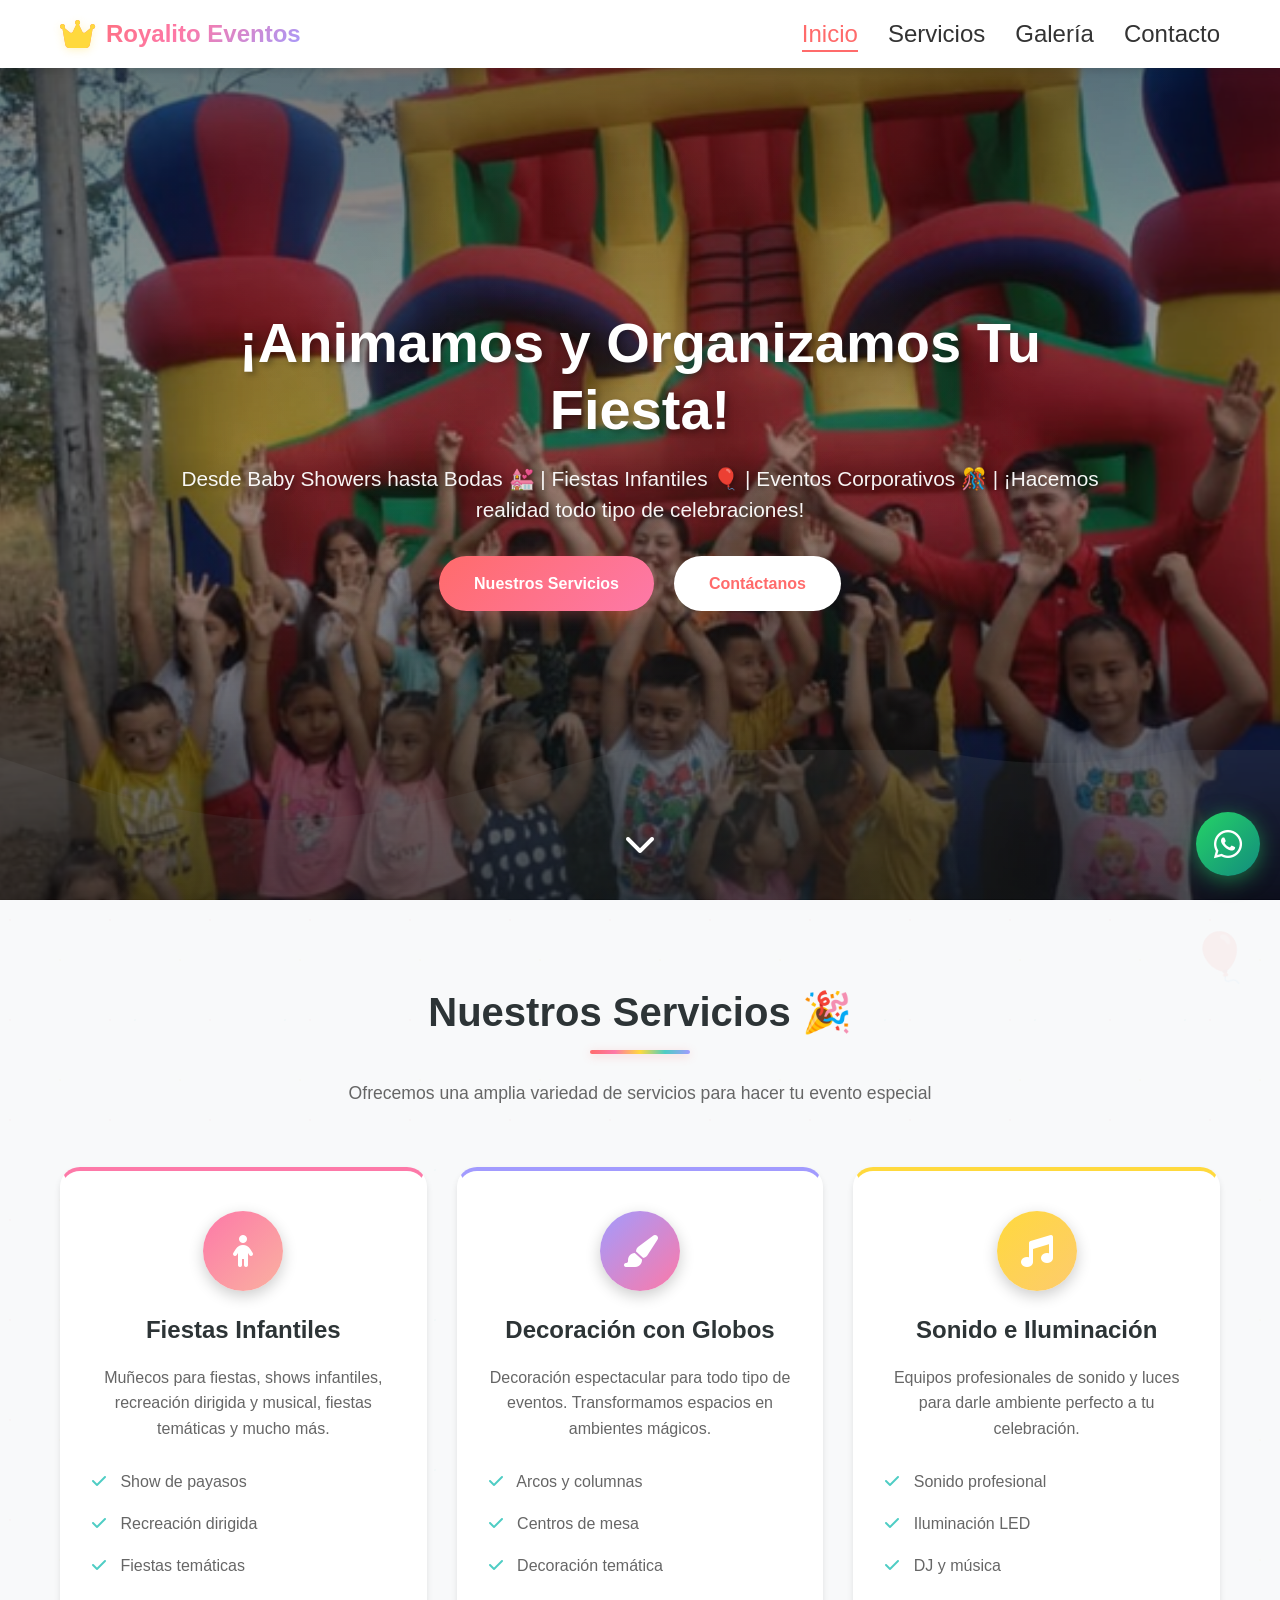
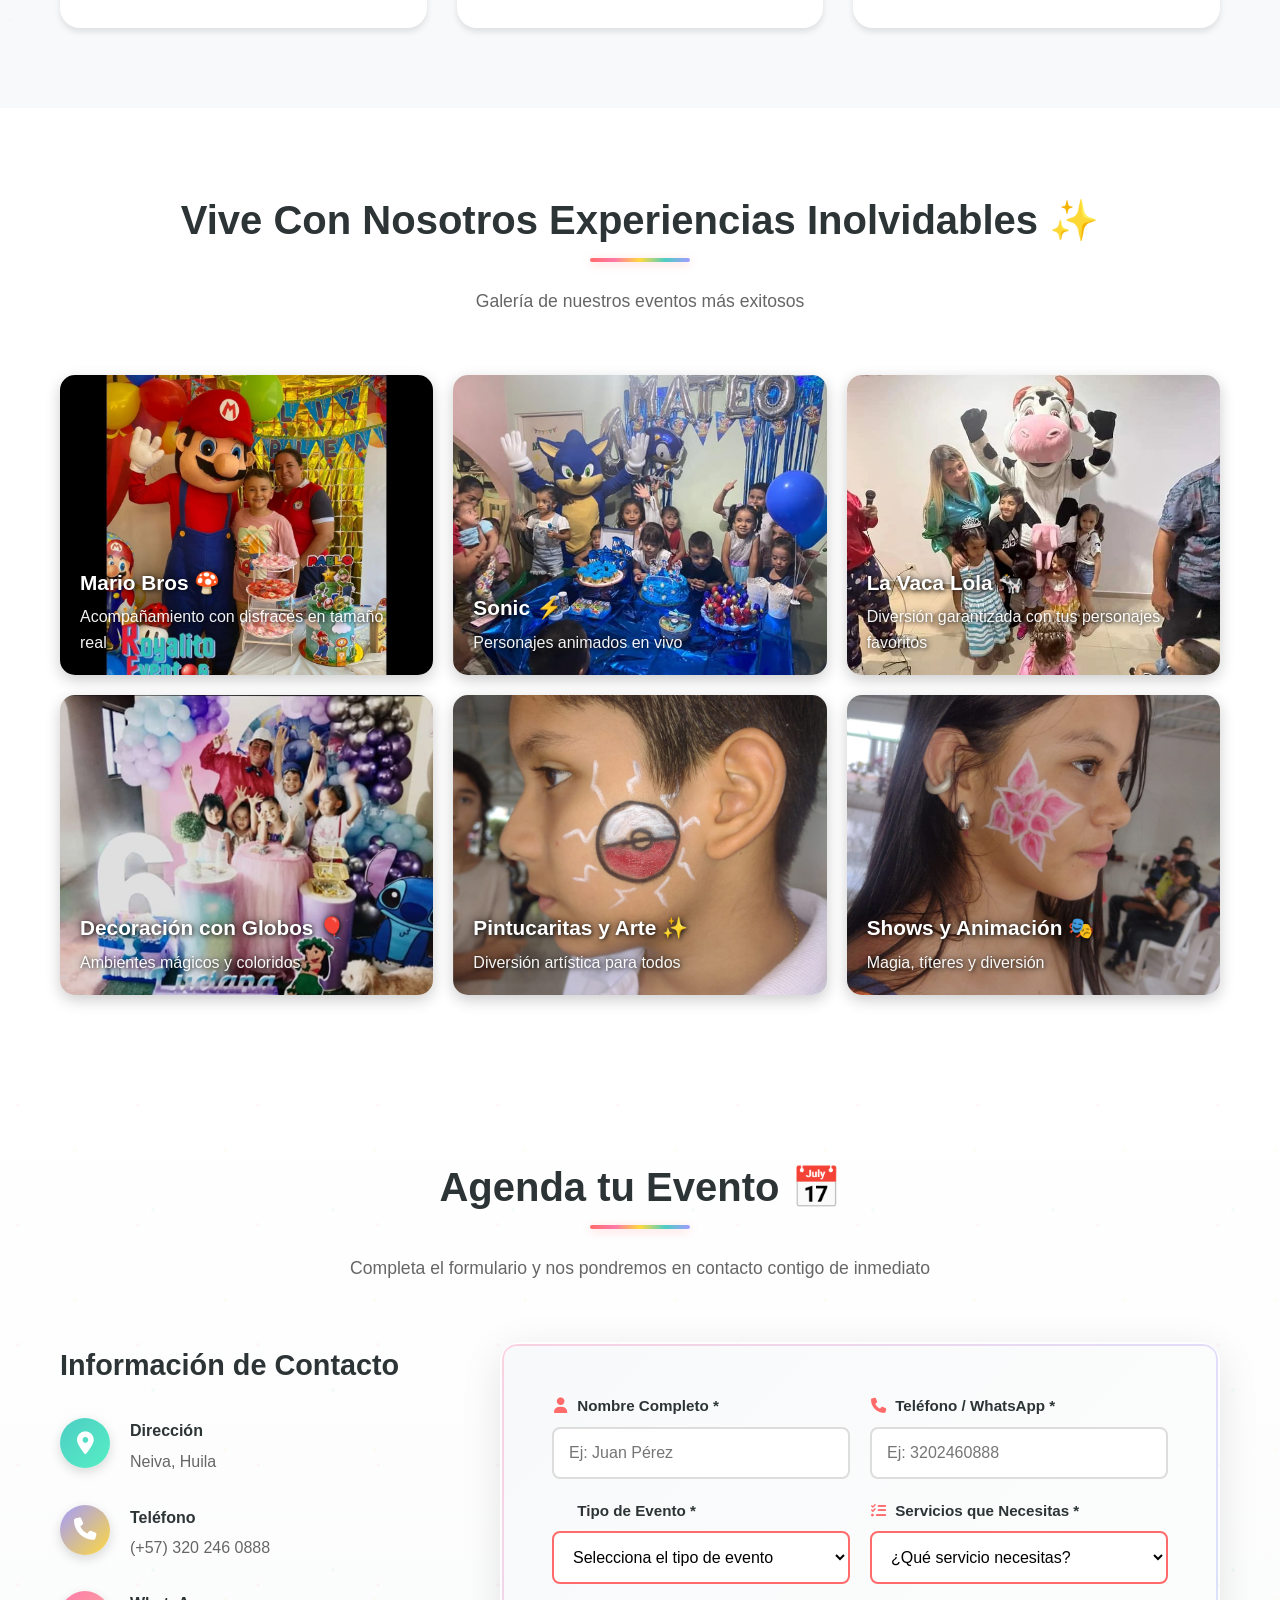
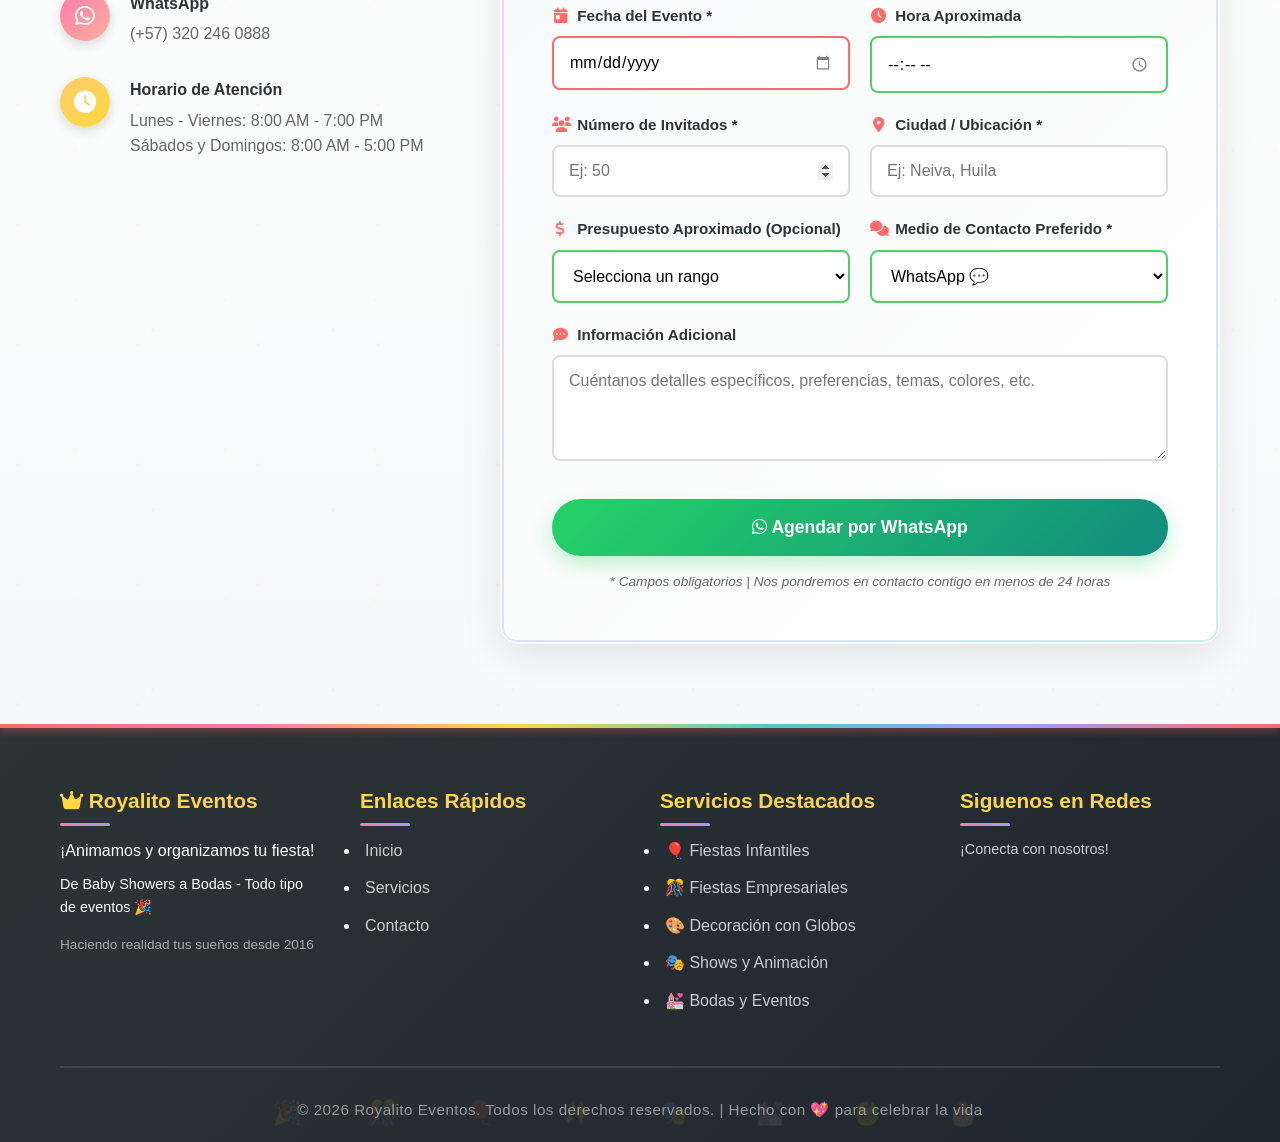
<file: index.html>
<!DOCTYPE html>
<html lang="es">

<head>
    <meta charset="UTF-8">
    <meta name="viewport" content="width=device-width, initial-scale=1.0">
    <title>Royalito Eventos - Eventos Inolvidables</title>
    <link rel="stylesheet" href="styles.css">
    <link rel="stylesheet" href="https://cdnjs.cloudflare.com/ajax/libs/font-awesome/6.4.0/css/all.min.css">
</head>

<body>
    <!-- Navigation -->
    <nav class="navbar" id="navbar">
        <div class="container">
            <div class="nav-logo">
                <i class="fas fa-crown"></i>
                <span>Royalito Eventos</span>
            </div>
            <ul class="nav-menu" id="navMenu">
                <li><a href="#home" class="nav-link active" data-module="home">Inicio</a></li>
                <li><a href="#services" class="nav-link" data-module="services">Servicios</a></li>
                <li><a href="#gallery" class="nav-link" data-module="gallery">Galería</a></li>
                <li><a href="#contact" class="nav-link" data-module="contact">Contacto</a></li>
            </ul>
            <div class="hamburger" id="hamburger">
                <span></span>
                <span></span>
                <span></span>
            </div>
        </div>
    </nav>

    <!-- Hero Section -->
    <section id="home" class="hero">
        <div class="hero-bg" style="background-image: url('img/Inflable.png');"></div>
        <div class="hero-overlay"></div>
        <div class="hero-content">
            <h1 class="hero-title">¡Animamos y Organizamos Tu Fiesta!</h1>
            <p class="hero-subtitle">Desde Baby Showers hasta Bodas 💒 | Fiestas Infantiles 🎈 | Eventos Corporativos 🎊
                | ¡Hacemos realidad todo tipo de celebraciones!</p>
            <div class="hero-buttons">
                <a href="#services" class="btn btn-primary">Nuestros Servicios</a>
                <a href="#contact" class="btn btn-secondary">Contáctanos</a>
            </div>
        </div>
        <div class="scroll-indicator">
            <i class="fas fa-chevron-down"></i>
        </div>
    </section>

    <!-- Services Section -->
    <section id="services" class="services fade-in">
        <div class="container">
            <div class="section-header">
                <h2>Nuestros Servicios 🎉</h2>
                <p>Ofrecemos una amplia variedad de servicios para hacer tu evento especial</p>
            </div>
            <div class="services-grid">
                <div class="service-card fade-in">
                    <div class="service-icon">
                        <i class="fas fa-child"></i>
                    </div>
                    <h3>Fiestas Infantiles</h3>
                    <p>Muñecos para fiestas, shows infantiles, recreación dirigida y musical, fiestas temáticas y mucho
                        más.</p>
                    <ul class="service-features">
                        <li><i class="fas fa-check"></i> Show de payasos</li>
                        <li><i class="fas fa-check"></i> Recreación dirigida</li>
                        <li><i class="fas fa-check"></i> Fiestas temáticas</li>
                    </ul>
                </div>
                <div class="service-card fade-in">
                    <div class="service-icon">
                        <i class="fas fa-paint-brush"></i>
                    </div>
                    <h3>Decoración con Globos</h3>
                    <p>Decoración espectacular para todo tipo de eventos. Transformamos espacios en ambientes mágicos.
                    </p>
                    <ul class="service-features">
                        <li><i class="fas fa-check"></i> Arcos y columnas</li>
                        <li><i class="fas fa-check"></i> Centros de mesa</li>
                        <li><i class="fas fa-check"></i> Decoración temática</li>
                    </ul>
                </div>
                <div class="service-card fade-in">
                    <div class="service-icon">
                        <i class="fas fa-music"></i>
                    </div>
                    <h3>Sonido e Iluminación</h3>
                    <p>Equipos profesionales de sonido y luces para darle ambiente perfecto a tu celebración.</p>
                    <ul class="service-features">
                        <li><i class="fas fa-check"></i> Sonido profesional</li>
                        <li><i class="fas fa-check"></i> Iluminación LED</li>
                        <li><i class="fas fa-check"></i> DJ y música</li>
                    </ul>
                </div>
            </div>
        </div>
    </section>

    <!-- Gallery Section -->
    <section id="gallery" class="gallery fade-in">
        <div class="container">
            <div class="section-header">
                <h2>Vive Con Nosotros Experiencias Inolvidables ✨</h2>
                <p>Galería de nuestros eventos más exitosos</p>
            </div>
            <div class="gallery-grid">
                <div class="gallery-item fade-in" style="background-image: url('img/MarioBros.jpg');">
                    <div class="gallery-overlay">
                        <h4>Mario Bros 🍄</h4>
                        <p>Acompañamiento con disfraces en tamaño real</p>
                    </div>
                </div>
                <div class="gallery-item fade-in" style="background-image: url('img/Sonic.jpg');">
                    <div class="gallery-overlay">
                        <h4>Sonic ⚡</h4>
                        <p>Personajes animados en vivo</p>
                    </div>
                </div>
                <div class="gallery-item fade-in" style="background-image: url('img/LaVacaLola.jpg');">
                    <div class="gallery-overlay">
                        <h4>La Vaca Lola 🐄</h4>
                        <p>Diversión garantizada con tus personajes favoritos</p>
                    </div>
                </div>
                <div class="gallery-item fade-in" style="background-image: url('img/Decoracion.png');">
                    <div class="gallery-overlay">
                        <h4>Decoración con Globos 🎈</h4>
                        <p>Ambientes mágicos y coloridos</p>
                    </div>
                </div>
                <div class="gallery-item fade-in" style="background-image: url('img/Pintucarita_2.png');">
                    <div class="gallery-overlay">
                        <h4>Pintucaritas y Arte ✨</h4>
                        <p>Diversión artística para todos</p>
                    </div>
                </div>
                <div class="gallery-item fade-in" style="background-image: url('img/Pintucarita_3.png');">
                    <div class="gallery-overlay">
                        <h4>Shows y Animación 🎭</h4>
                        <p>Magia, títeres y diversión</p>
                    </div>
                </div>
            </div>
        </div>
    </section>

    <!-- Espacio eliminado (Testimonios) -->

    <!-- Contact Section -->
    <section id="contact" class="contact fade-in">
        <div class="container">
            <div class="section-header">
                <h2>Agenda tu Evento 📅</h2>
                <p>Completa el formulario y nos pondremos en contacto contigo de inmediato</p>
            </div>
            <div class="contact-content">
                <div class="contact-info">
                    <h3>Información de Contacto</h3>
                    <div class="contact-item fade-in">
                        <i class="fas fa-map-marker-alt"></i>
                        <div>
                            <h4>Dirección</h4>
                            <p>Neiva, Huila</p>
                        </div>
                    </div>
                    <div class="contact-item fade-in">
                        <i class="fas fa-phone"></i>
                        <div>
                            <h4>Teléfono</h4>
                            <p>(+57) 320 246 0888</p>
                        </div>
                    </div>
                    <div class="contact-item fade-in">
                        <i class="fab fa-whatsapp"></i>
                        <div>
                            <h4>WhatsApp</h4>
                            <p>(+57) 320 246 0888</p>
                        </div>
                    </div>
                    <div class="contact-item fade-in">
                        <i class="fas fa-clock"></i>
                        <div>
                            <h4>Horario de Atención</h4>
                            <p>Lunes - Viernes: 8:00 AM - 7:00 PM<br>Sábados y Domingos: 8:00 AM - 5:00 PM</p>
                        </div>
                    </div>
                    <!--
                    <div class="social-links">
                        <a href="#" class="social-link"><i class="fab fa-facebook"></i></a>
                        <a href="#" class="social-link"><i class="fab fa-instagram"></i></a>
                        <a href="#" class="social-link"><i class="fab fa-whatsapp"></i></a>
                        <a href="#" class="social-link"><i class="fab fa-twitter"></i></a>
                    </div>
                    -->
                </div>
                <form class="contact-form" id="contactForm">
                    <div class="form-row">
                        <div class="form-group">
                            <label for="name"><i class="fas fa-user"></i> Nombre Completo *</label>
                            <input type="text" id="name" placeholder="Ej: Juan Pérez" required minlength="3"
                                maxlength="50" pattern="[A-Za-zÁÉÍÓÚáéíóúÑñ ]+" title="Solo letras y espacios">
                        </div>
                        <div class="form-group">
                            <label for="phone"><i class="fas fa-phone"></i> Teléfono / WhatsApp *</label>
                            <input type="tel" id="phone" placeholder="Ej: 3202460888" required pattern="[0-9]{10}"
                                maxlength="10" title="Ingresa 10 dígitos sin espacios">
                        </div>
                    </div>
                    <div class="form-row">
                        <div class="form-group">
                            <label for="eventType"><i class="fas fa-calendar-star"></i> Tipo de Evento *</label>
                            <select id="eventType" required>
                                <option value="">Selecciona el tipo de evento</option>
                                <option value="baby-shower">Baby Shower 👶</option>
                                <option value="boda">Boda / Matrimonio 💒</option>
                                <option value="fiesta-infantil">Fiesta Infantil 🎈</option>
                                <option value="fiesta-empresarial">Fiesta Empresarial 🎊</option>
                                <option value="quinceañera">Quinceañera / 15 años 👑</option>
                                <option value="bautizo">Bautizo ✝️</option>
                                <option value="primera-comunion">Primera Comunión 🕊️</option>
                                <option value="graduacion">Graduación 🎓</option>
                                <option value="aniversario">Aniversario 💑</option>
                                <option value="decoracion">Decoración con Globos 🎈</option>
                                <option value="shows">Shows y Animación 🎭</option>
                                <option value="otro">Otro tipo de evento</option>
                            </select>
                        </div>
                        <div class="form-group">
                            <label for="services"><i class="fas fa-list-check"></i> Servicios que Necesitas *</label>
                            <select id="services" required>
                                <option value="">¿Qué servicio necesitas?</option>
                                <optgroup label="🎭 Personajes y Disfraces">
                                    <option value="disfraces-tamaño-real">Acompañamiento con Disfraces Tamaño Real
                                    </option>
                                    <option value="mario-sonic-vaca">Mario / Sonic / La Vaca Lola</option>
                                    <option value="personaje-personalizado">Otro Personaje (especificar en comentarios)
                                    </option>
                                </optgroup>
                                <optgroup label="🎈 Decoración">
                                    <option value="decoracion-globos">Decoración con Globos</option>
                                    <option value="decoracion-tematica">Decoración Temática Completa</option>
                                    <option value="arcos-columnas">Arcos y Columnas de Globos</option>
                                </optgroup>
                                <optgroup label="🎪 Shows y Animación">
                                    <option value="show-payasos">Show de Payasos</option>
                                    <option value="show-magia">Show de Magia</option>
                                    <option value="show-titeres">Show de Títeres</option>
                                    <option value="zanqueros">Zanqueros y Circo</option>
                                    <option value="recreacion-dirigida">Recreación Dirigida</option>
                                </optgroup>
                                <optgroup label="🏰 Inflables y Diversión">
                                    <option value="castillos-inflables">Castillos Saltarines</option>
                                    <option value="inflables-acuaticos">Inflables Acuáticos</option>
                                </optgroup>
                                <optgroup label="🍰 Comida y Snacks">
                                    <option value="mesa-dulces">Mesa de Dulces</option>
                                    <option value="snacks">Servicio de Snacks</option>
                                    <option value="comida-completa">Comida Completa</option>
                                </optgroup>
                                <optgroup label="🎵 Sonido e Iluminación">
                                    <option value="sonido-profesional">Sonido Profesional</option>
                                    <option value="iluminacion-led">Iluminación LED</option>
                                    <option value="dj">DJ y Música</option>
                                </optgroup>
                                <optgroup label="📦 Paquetes Completos">
                                    <option value="paquete-basico">📦 Paquete Básico</option>
                                    <option value="paquete-estandar">📦📦 Paquete Estándar</option>
                                    <option value="paquete-premium">📦📦📦 Paquete Premium</option>
                                    <option value="paquete-personalizado">✨ Paquete Personalizado</option>
                                </optgroup>
                            </select>
                        </div>
                    </div>
                    <div class="form-row">
                        <div class="form-group">
                            <label for="eventDate"><i class="fas fa-calendar-day"></i> Fecha del Evento *</label>
                            <input type="date" id="eventDate" required>
                        </div>
                        <div class="form-group">
                            <label for="eventTime"><i class="fas fa-clock"></i> Hora Aproximada</label>
                            <input type="time" id="eventTime" placeholder="Ej: 14:00">
                        </div>
                    </div>
                    <div class="form-row">
                        <div class="form-group">
                            <label for="guests"><i class="fas fa-users"></i> Número de Invitados *</label>
                            <input type="number" id="guests" placeholder="Ej: 50" min="1" max="5000" required
                                title="Ingresa un número entre 1 y 5000">
                        </div>
                        <div class="form-group">
                            <label for="location"><i class="fas fa-map-marker-alt"></i> Ciudad / Ubicación *</label>
                            <input type="text" id="location" placeholder="Ej: Neiva, Huila" required minlength="3"
                                maxlength="100" title="Ingresa la ciudad o ubicación del evento">
                        </div>
                    </div>
                    <div class="form-row">
                        <div class="form-group">
                            <label for="budget"><i class="fas fa-dollar-sign"></i> Presupuesto Aproximado
                                (Opcional)</label>
                            <select id="budget">
                                <option value="">Selecciona un rango</option>
                                <option value="economico">💰 Económico (Menos de $500.000)</option>
                                <option value="moderado">💰💰 Moderado ($500.000 - $1.500.000)</option>
                                <option value="alto">💰💰💰 Alto ($1.500.000 - $3.000.000)</option>
                                <option value="premium">💰💰💰💰 Premium (Más de $3.000.000)</option>
                                <option value="consultar">💬 Prefiero consultar</option>
                            </select>
                        </div>
                        <div class="form-group">
                            <label for="contactMethod"><i class="fas fa-comments"></i> Medio de Contacto Preferido
                                *</label>
                            <select id="contactMethod" required>
                                <option value="whatsapp">WhatsApp 💬</option>
                                <option value="llamada">Llamada Telefónica 📞</option>
                                <option value="cualquiera">Cualquiera 📱</option>
                            </select>
                        </div>
                    </div>
                    <div class="form-group">
                        <label for="message"><i class="fas fa-comment-dots"></i> Información Adicional</label>
                        <textarea id="message" rows="4"
                            placeholder="Cuéntanos detalles específicos, preferencias, temas, colores, etc."
                            maxlength="500"></textarea>
                    </div>
                    <button type="submit" class="btn btn-primary btn-block">
                        <i class="fab fa-whatsapp"></i> Agendar por WhatsApp
                    </button>
                    <p class="form-note">* Campos obligatorios | Nos pondremos en contacto contigo en menos de 24 horas
                    </p>
                </form>
            </div>
        </div>
    </section>

    <!-- Footer -->
    <footer class="footer">
        <div class="container">
            <div class="footer-content">
                <div class="footer-section">
                    <h3><i class="fas fa-crown"></i> Royalito Eventos</h3>
                    <p>¡Animamos y organizamos tu fiesta!</p>
                    <p style="margin-top: 10px; font-size: 0.9rem;">De Baby Showers a Bodas - Todo tipo de eventos 🎉
                    </p>
                    <p style="margin-top: 15px; font-size: 0.85rem; color: #aaa;">Haciendo realidad tus sueños desde
                        2016</p>
                </div>
                <div class="footer-section">
                    <h4>Enlaces Rápidos</h4>
                    <ul>
                        <li><a href="#home">Inicio</a></li>
                        <li><a href="#services">Servicios</a></li>
                        <li><a href="#contact">Contacto</a></li>
                    </ul>
                </div>
                <div class="footer-section">
                    <h4>Servicios Destacados</h4>
                    <ul>
                        <li><a href="#services">🎈 Fiestas Infantiles</a></li>
                        <li><a href="#services">🎊 Fiestas Empresariales</a></li>
                        <li><a href="#services">🎨 Decoración con Globos</a></li>
                        <li><a href="#services">🎭 Shows y Animación</a></li>
                        <li><a href="#services">💒 Bodas y Eventos</a></li>
                    </ul>
                </div>
                <div class="footer-section">
                    <h4>Siguenos en Redes</h4>
                    <p style="font-size: 0.9rem; margin-bottom: 15px; color: #ccc;">¡Conecta con nosotros!</p>
                    <!--
                    <div class="footer-social fade-in">
                        <a href="https://web.facebook.com/Royalitoeventos" title="Facebook"><i
                                class="fab fa-facebook"></i></a>
                        <a href="#" title="Instagram"><i class="fab fa-instagram"></i></a>
                        <a href="#" title="WhatsApp"><i class="fab fa-whatsapp"></i></a>
                        <a href="#" title="Twitter"><i class="fab fa-whatsapp"></i></a>
                        <a href="#"><i class="fab fa-twitter"></i></a>
                    </div>
                    -->
                </div>
            </div>
            <div class="footer-bottom">
                <p>&copy; 2026 Royalito Eventos. Todos los derechos reservados. | Hecho con 💖 para celebrar la vida</p>
            </div>
        </div>
    </footer>

    <script src="script.js"></script>
</body>

</html>
</file>
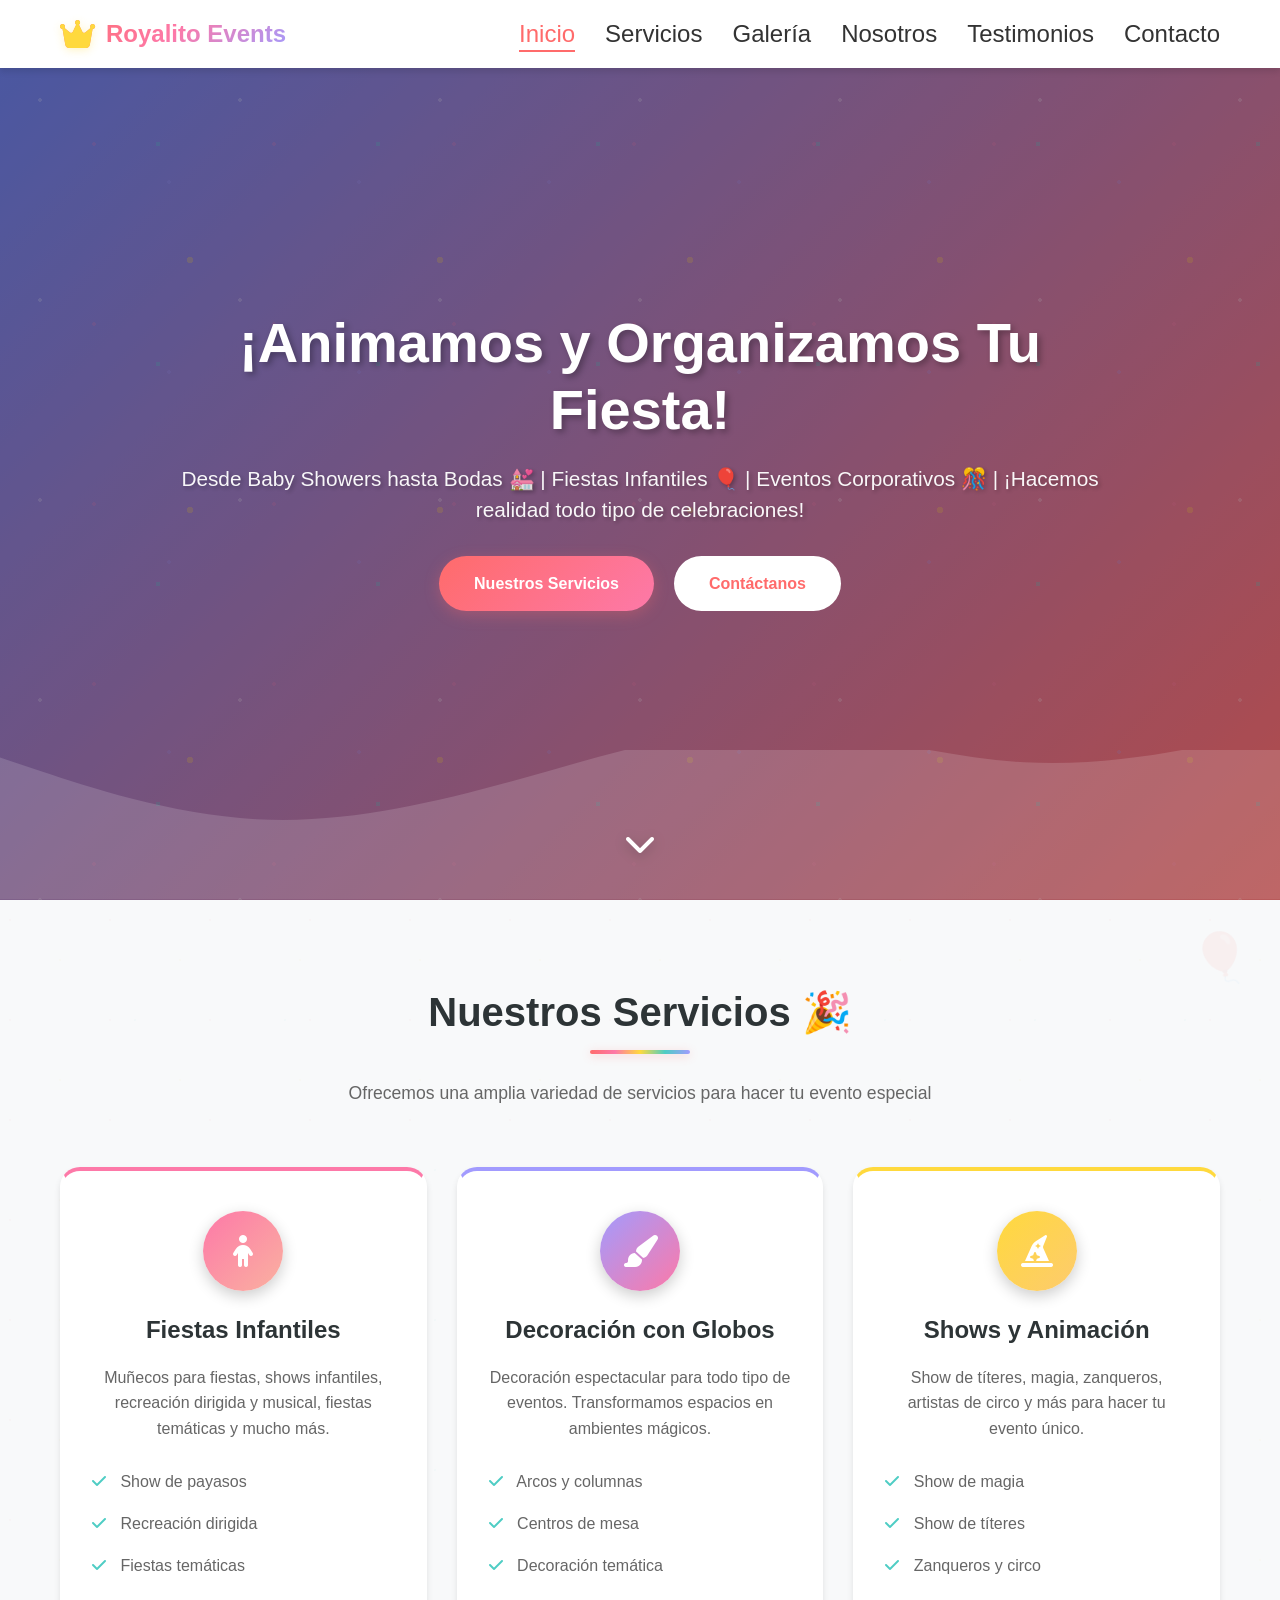
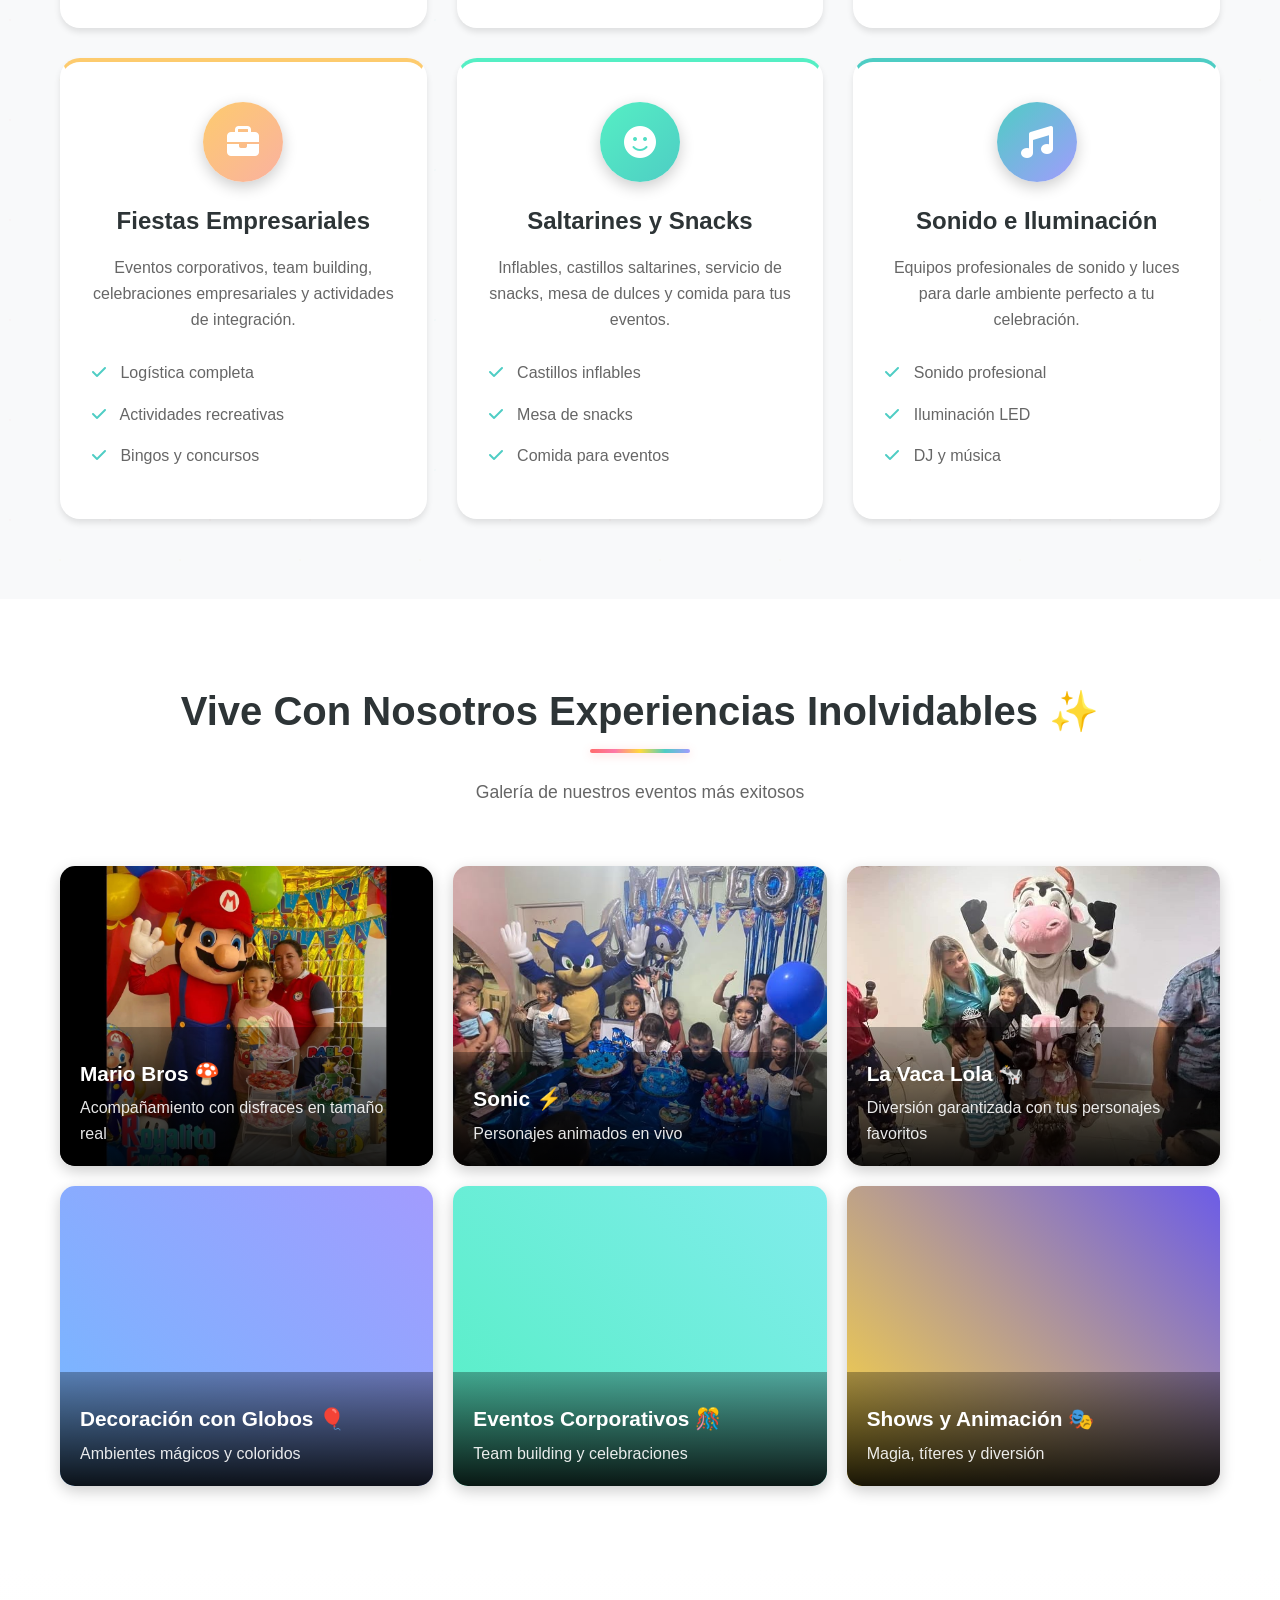
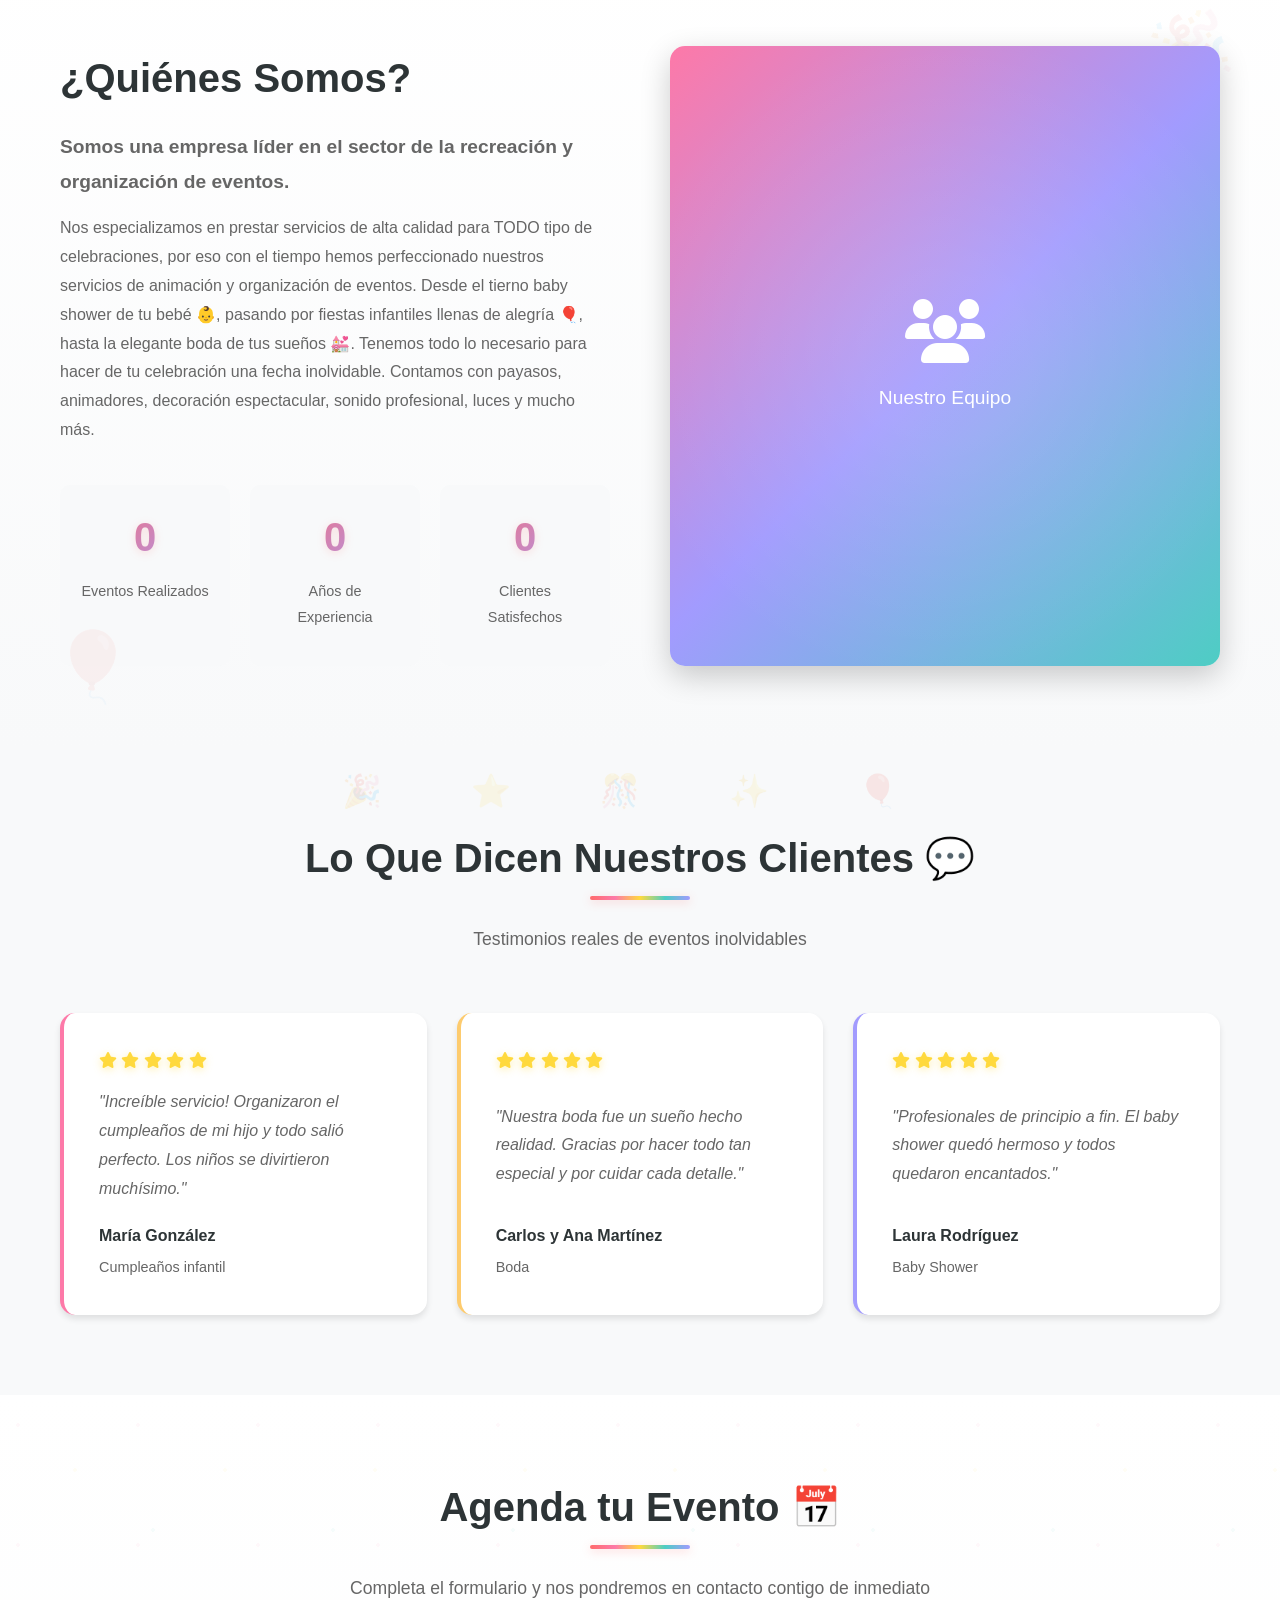
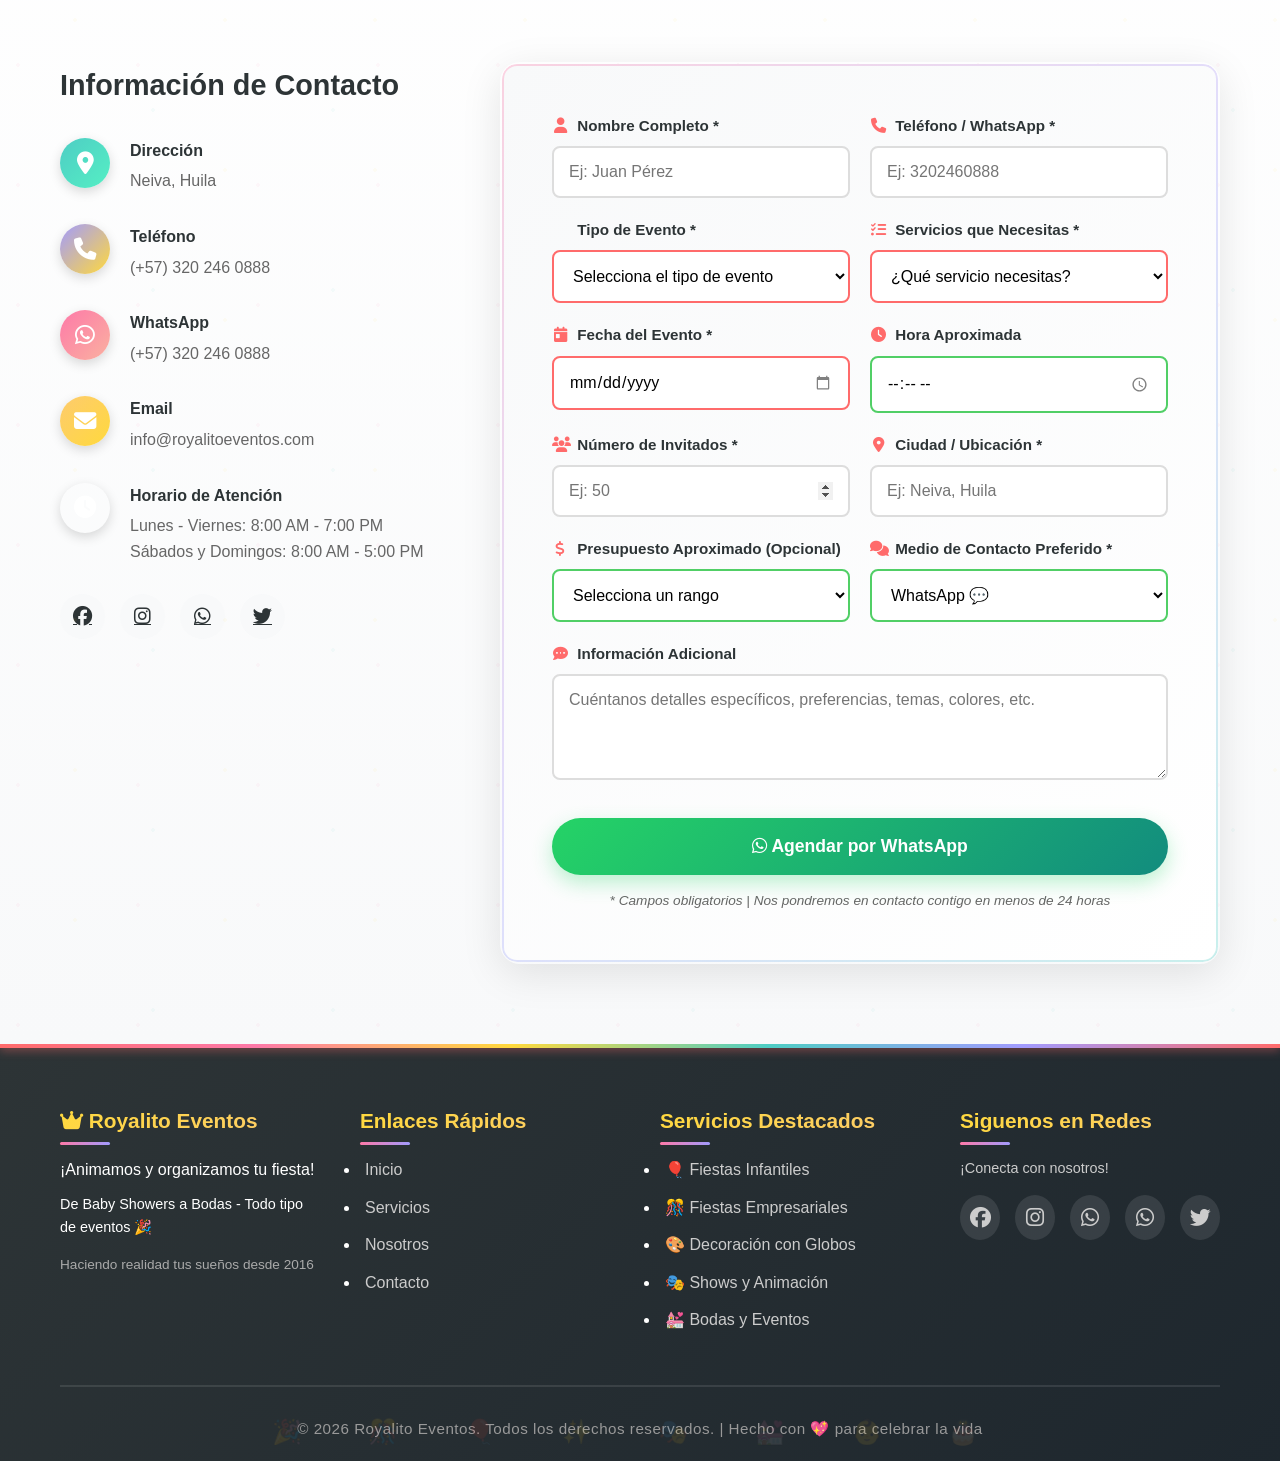
<file: FrontEnd/index.html>
<!DOCTYPE html>
<html lang="es">
<head>
    <meta charset="UTF-8">
    <meta name="viewport" content="width=device-width, initial-scale=1.0">
    <title>Royalito Eventos - Eventos Inolvidables</title>
    <link rel="stylesheet" href="styles.css">
    <link rel="stylesheet" href="https://cdnjs.cloudflare.com/ajax/libs/font-awesome/6.4.0/css/all.min.css">
</head>
<body>
    <!-- Navigation -->
    <nav class="navbar" id="navbar">
        <div class="container">
            <div class="nav-logo">
                <i class="fas fa-crown"></i>
                <span>Royalito Events</span>
            </div>
            <ul class="nav-menu" id="navMenu">
                <li><a href="#home" class="nav-link active" data-module="home">Inicio</a></li>
                <li><a href="#services" class="nav-link" data-module="services">Servicios</a></li>
                <li><a href="#gallery" class="nav-link" data-module="gallery">Galería</a></li>
                <li><a href="#about" class="nav-link" data-module="about">Nosotros</a></li>
                <li><a href="#testimonials" class="nav-link" data-module="testimonials">Testimonios</a></li>
                <li><a href="#contact" class="nav-link" data-module="contact">Contacto</a></li>
            </ul>
            <div class="hamburger" id="hamburger">
                <span></span>
                <span></span>
                <span></span>
            </div>
        </div>
    </nav>

    <!-- Hero Section -->
    <section id="home" class="hero">
        <div class="hero-overlay"></div>
        <div class="hero-content">
            <h1 class="hero-title">¡Animamos y Organizamos Tu Fiesta!</h1>
            <p class="hero-subtitle">Desde Baby Showers hasta Bodas 💒 | Fiestas Infantiles 🎈 | Eventos Corporativos 🎊 | ¡Hacemos realidad todo tipo de celebraciones!</p>
            <div class="hero-buttons">
                <a href="#services" class="btn btn-primary">Nuestros Servicios</a>
                <a href="#contact" class="btn btn-secondary">Contáctanos</a>
            </div>
        </div>
        <div class="scroll-indicator">
            <i class="fas fa-chevron-down"></i>
        </div>
    </section>

    <!-- Services Section -->
    <section id="services" class="services fade-in">
        <div class="container">
            <div class="section-header">
                <h2>Nuestros Servicios 🎉</h2>
                <p>Ofrecemos una amplia variedad de servicios para hacer tu evento especial</p>
            </div>
            <div class="services-grid">
                <div class="service-card fade-in">
                    <div class="service-icon">
                        <i class="fas fa-child"></i>
                    </div>
                    <h3>Fiestas Infantiles</h3>
                    <p>Muñecos para fiestas, shows infantiles, recreación dirigida y musical, fiestas temáticas y mucho más.</p>
                    <ul class="service-features">
                        <li><i class="fas fa-check"></i> Show de payasos</li>
                        <li><i class="fas fa-check"></i> Recreación dirigida</li>
                        <li><i class="fas fa-check"></i> Fiestas temáticas</li>
                    </ul>
                </div>
                <div class="service-card fade-in">
                    <div class="service-icon">
                        <i class="fas fa-paint-brush"></i>
                    </div>
                    <h3>Decoración con Globos</h3>
                    <p>Decoración espectacular para todo tipo de eventos. Transformamos espacios en ambientes mágicos.</p>
                    <ul class="service-features">
                        <li><i class="fas fa-check"></i> Arcos y columnas</li>
                        <li><i class="fas fa-check"></i> Centros de mesa</li>
                        <li><i class="fas fa-check"></i> Decoración temática</li>
                    </ul>
                </div>
                <div class="service-card fade-in">
                    <div class="service-icon">
                        <i class="fas fa-hat-wizard"></i>
                    </div>
                    <h3>Shows y Animación</h3>
                    <p>Show de títeres, magia, zanqueros, artistas de circo y más para hacer tu evento único.</p>
                    <ul class="service-features">
                        <li><i class="fas fa-check"></i> Show de magia</li>
                        <li><i class="fas fa-check"></i> Show de títeres</li>
                        <li><i class="fas fa-check"></i> Zanqueros y circo</li>
                    </ul>
                </div>
                <div class="service-card fade-in">
                    <div class="service-icon">
                        <i class="fas fa-briefcase"></i>
                    </div>
                    <h3>Fiestas Empresariales</h3>
                    <p>Eventos corporativos, team building, celebraciones empresariales y actividades de integración.</p>
                    <ul class="service-features">
                        <li><i class="fas fa-check"></i> Logística completa</li>
                        <li><i class="fas fa-check"></i> Actividades recreativas</li>
                        <li><i class="fas fa-check"></i> Bingos y concursos</li>
                    </ul>
                </div>
                <div class="service-card fade-in">
                    <div class="service-icon">
                        <i class="fas fa-smile"></i>
                    </div>
                    <h3>Saltarines y Snacks</h3>
                    <p>Inflables, castillos saltarines, servicio de snacks, mesa de dulces y comida para tus eventos.</p>
                    <ul class="service-features">
                        <li><i class="fas fa-check"></i> Castillos inflables</li>
                        <li><i class="fas fa-check"></i> Mesa de snacks</li>
                        <li><i class="fas fa-check"></i> Comida para eventos</li>
                    </ul>
                </div>
                <div class="service-card fade-in">
                    <div class="service-icon">
                        <i class="fas fa-music"></i>
                    </div>
                    <h3>Sonido e Iluminación</h3>
                    <p>Equipos profesionales de sonido y luces para darle ambiente perfecto a tu celebración.</p>
                    <ul class="service-features">
                        <li><i class="fas fa-check"></i> Sonido profesional</li>
                        <li><i class="fas fa-check"></i> Iluminación LED</li>
                        <li><i class="fas fa-check"></i> DJ y música</li>
                    </ul>
                </div>
            </div>
        </div>
    </section>

    <!-- Gallery Section -->
    <section id="gallery" class="gallery fade-in">
        <div class="container">
            <div class="section-header">
                <h2>Vive Con Nosotros Experiencias Inolvidables ✨</h2>
                <p>Galería de nuestros eventos más exitosos</p>
            </div>
            <div class="gallery-grid">
                <div class="gallery-item fade-in" style="background-image: url('img/MarioBros.jpg');">
                    <div class="gallery-overlay">
                        <h4>Mario Bros 🍄</h4>
                        <p>Acompañamiento con disfraces en tamaño real</p>
                    </div>
                </div>
                <div class="gallery-item fade-in" style="background-image: url('img/Sonic.jpg');">
                    <div class="gallery-overlay">
                        <h4>Sonic ⚡</h4>
                        <p>Personajes animados en vivo</p>
                    </div>
                </div>
                <div class="gallery-item fade-in" style="background-image: url('img/LaVacaLola.jpg');">
                    <div class="gallery-overlay">
                        <h4>La Vaca Lola 🐄</h4>
                        <p>Diversión garantizada con tus personajes favoritos</p>
                    </div>
                </div>
                <div class="gallery-item fade-in" style="background: linear-gradient(45deg, #74b9ff, #a29bfe);">
                    <div class="gallery-overlay">
                        <h4>Decoración con Globos 🎈</h4>
                        <p>Ambientes mágicos y coloridos</p>
                    </div>
                </div>
                <div class="gallery-item fade-in" style="background: linear-gradient(45deg, #55efc4, #81ecec);">
                    <div class="gallery-overlay">
                        <h4>Eventos Corporativos 🎊</h4>
                        <p>Team building y celebraciones</p>
                    </div>
                </div>
                <div class="gallery-item fade-in" style="background: linear-gradient(45deg, #ffd93d, #6c5ce7);">
                    <div class="gallery-overlay">
                        <h4>Shows y Animación 🎭</h4>
                        <p>Magia, títeres y diversión</p>
                    </div>
                </div>
            </div>
        </div>
    </section>

    <!-- About Section -->
    <section id="about" class="about fade-in">
        <div class="container">
            <div class="about-content">
                <div class="about-text">
                    <h2>¿Quiénes Somos?</h2>
                    <p class="lead">Somos una empresa líder en el sector de la recreación y organización de eventos.</p>
                    <p>Nos especializamos en prestar servicios de alta calidad para TODO tipo de celebraciones, por eso con el tiempo hemos perfeccionado nuestros servicios de animación y organización de eventos. Desde el tierno baby shower de tu bebé 👶, pasando por fiestas infantiles llenas de alegría 🎈, hasta la elegante boda de tus sueños 💒. Tenemos todo lo necesario para hacer de tu celebración una fecha inolvidable. Contamos con payasos, animadores, decoración espectacular, sonido profesional, luces y mucho más.</p>
                    <div class="about-stats">
                        <div class="stat">
                            <h3 class="stat-number" data-target="500">0</h3>
                            <p>Eventos Realizados</p>
                        </div>
                        <div class="stat">
                            <h3 class="stat-number" data-target="10">0</h3>
                            <p>Años de Experiencia</p>
                        </div>
                        <div class="stat">
                            <h3 class="stat-number" data-target="100">0</h3>
                            <p>Clientes Satisfechos</p>
                        </div>
                    </div>
                </div>
                <div class="about-image">
                    <div class="image-placeholder">
                        <i class="fas fa-users"></i>
                        <p>Nuestro Equipo</p>
                    </div>
                </div>
            </div>
        </div>
    </section>

    <!-- Testimonials Section -->
    <section id="testimonials" class="testimonials fade-in">
        <div class="container">
            <div class="section-header">
                <h2>Lo Que Dicen Nuestros Clientes 💬</h2>
                <p>Testimonios reales de eventos inolvidables</p>
            </div>
            <div class="testimonials-grid">
                <div class="testimonial-card fade-in">
                    <div class="stars">
                        <i class="fas fa-star"></i>
                        <i class="fas fa-star"></i>
                        <i class="fas fa-star"></i>
                        <i class="fas fa-star"></i>
                        <i class="fas fa-star"></i>
                    </div>
                    <p>"Increíble servicio! Organizaron el cumpleaños de mi hijo y todo salió perfecto. Los niños se divirtieron muchísimo."</p>
                    <div class="testimonial-author">
                        <h4>María González</h4>
                        <span>Cumpleaños infantil</span>
                    </div>
                </div>
                <div class="testimonial-card fade-in">
                    <div class="stars">
                        <i class="fas fa-star"></i>
                        <i class="fas fa-star"></i>
                        <i class="fas fa-star"></i>
                        <i class="fas fa-star"></i>
                        <i class="fas fa-star"></i>
                    </div>
                    <p>"Nuestra boda fue un sueño hecho realidad. Gracias por hacer todo tan especial y por cuidar cada detalle."</p>
                    <div class="testimonial-author">
                        <h4>Carlos y Ana Martínez</h4>
                        <span>Boda</span>
                    </div>
                </div>
                <div class="testimonial-card fade-in">
                    <div class="stars">
                        <i class="fas fa-star"></i>
                        <i class="fas fa-star"></i>
                        <i class="fas fa-star"></i>
                        <i class="fas fa-star"></i>
                        <i class="fas fa-star"></i>
                    </div>
                    <p>"Profesionales de principio a fin. El baby shower quedó hermoso y todos quedaron encantados."</p>
                    <div class="testimonial-author">
                        <h4>Laura Rodríguez</h4>
                        <span>Baby Shower</span>
                    </div>
                </div>
            </div>
        </div>
    </section>

    <!-- Contact Section -->
    <section id="contact" class="contact fade-in">
        <div class="container">
            <div class="section-header">
                <h2>Agenda tu Evento 📅</h2>
                <p>Completa el formulario y nos pondremos en contacto contigo de inmediato</p>
            </div>
            <div class="contact-content">
                <div class="contact-info">
                    <h3>Información de Contacto</h3>
                    <div class="contact-item fade-in">
                        <i class="fas fa-map-marker-alt"></i>
                        <div>
                            <h4>Dirección</h4>
                            <p>Neiva, Huila</p>
                        </div>
                    </div>
                    <div class="contact-item fade-in">
                        <i class="fas fa-phone"></i>
                        <div>
                            <h4>Teléfono</h4>
                            <p>(+57) 320 246 0888</p>
                        </div>
                    </div>
                    <div class="contact-item fade-in">
                        <i class="fab fa-whatsapp"></i>
                        <div>
                            <h4>WhatsApp</h4>
                            <p>(+57) 320 246 0888</p>
                        </div>
                    </div>
                    <div class="contact-item fade-in">
                        <i class="fas fa-envelope"></i>
                        <div>
                            <h4>Email</h4>
                            <p>info@royalitoeventos.com</p>
                        </div>
                    </div>
                    <div class="contact-item fade-in">
                        <i class="fas fa-clock"></i>
                        <div>
                            <h4>Horario de Atención</h4>
                            <p>Lunes - Viernes: 8:00 AM - 7:00 PM<br>Sábados y Domingos: 8:00 AM - 5:00 PM</p>
                        </div>
                    </div>
                    <div class="social-links">
                        <a href="#" class="social-link"><i class="fab fa-facebook"></i></a>
                        <a href="#" class="social-link"><i class="fab fa-instagram"></i></a>
                        <a href="#" class="social-link"><i class="fab fa-whatsapp"></i></a>
                        <a href="#" class="social-link"><i class="fab fa-twitter"></i></a>
                    </div>
                </div>
                <form class="contact-form" id="contactForm">
                    <div class="form-row">
                        <div class="form-group">
                            <label for="name"><i class="fas fa-user"></i> Nombre Completo *</label>
                            <input type="text" id="name" placeholder="Ej: Juan Pérez" required minlength="3" maxlength="50" pattern="[A-Za-zÁÉÍÓÚáéíóúÑñ ]+" title="Solo letras y espacios">
                        </div>
                        <div class="form-group">
                            <label for="phone"><i class="fas fa-phone"></i> Teléfono / WhatsApp *</label>
                            <input type="tel" id="phone" placeholder="Ej: 3202460888" required pattern="[0-9]{10}" maxlength="10" title="Ingresa 10 dígitos sin espacios">
                        </div>
                    </div>
                    <div class="form-row">
                        <div class="form-group">
                            <label for="eventType"><i class="fas fa-calendar-star"></i> Tipo de Evento *</label>
                            <select id="eventType" required>
                                <option value="">Selecciona el tipo de evento</option>
                                <option value="baby-shower">Baby Shower 👶</option>
                                <option value="boda">Boda / Matrimonio 💒</option>
                                <option value="fiesta-infantil">Fiesta Infantil 🎈</option>
                                <option value="fiesta-empresarial">Fiesta Empresarial 🎊</option>
                                <option value="quinceañera">Quinceañera / 15 años 👑</option>
                                <option value="bautizo">Bautizo ✝️</option>
                                <option value="primera-comunion">Primera Comunión 🕊️</option>
                                <option value="graduacion">Graduación 🎓</option>
                                <option value="aniversario">Aniversario 💑</option>
                                <option value="decoracion">Decoración con Globos 🎈</option>
                                <option value="shows">Shows y Animación 🎭</option>
                                <option value="otro">Otro tipo de evento</option>
                            </select>
                        </div>
                        <div class="form-group">
                            <label for="services"><i class="fas fa-list-check"></i> Servicios que Necesitas *</label>
                            <select id="services" required>
                                <option value="">¿Qué servicio necesitas?</option>
                                <optgroup label="🎭 Personajes y Disfraces">
                                    <option value="disfraces-tamaño-real">Acompañamiento con Disfraces Tamaño Real</option>
                                    <option value="mario-sonic-vaca">Mario / Sonic / La Vaca Lola</option>
                                    <option value="personaje-personalizado">Otro Personaje (especificar en comentarios)</option>
                                </optgroup>
                                <optgroup label="🎈 Decoración">
                                    <option value="decoracion-globos">Decoración con Globos</option>
                                    <option value="decoracion-tematica">Decoración Temática Completa</option>
                                    <option value="arcos-columnas">Arcos y Columnas de Globos</option>
                                </optgroup>
                                <optgroup label="🎪 Shows y Animación">
                                    <option value="show-payasos">Show de Payasos</option>
                                    <option value="show-magia">Show de Magia</option>
                                    <option value="show-titeres">Show de Títeres</option>
                                    <option value="zanqueros">Zanqueros y Circo</option>
                                    <option value="recreacion-dirigida">Recreación Dirigida</option>
                                </optgroup>
                                <optgroup label="🏰 Inflables y Diversión">
                                    <option value="castillos-inflables">Castillos Saltarines</option>
                                    <option value="inflables-acuaticos">Inflables Acuáticos</option>
                                </optgroup>
                                <optgroup label="🍰 Comida y Snacks">
                                    <option value="mesa-dulces">Mesa de Dulces</option>
                                    <option value="snacks">Servicio de Snacks</option>
                                    <option value="comida-completa">Comida Completa</option>
                                </optgroup>
                                <optgroup label="🎵 Sonido e Iluminación">
                                    <option value="sonido-profesional">Sonido Profesional</option>
                                    <option value="iluminacion-led">Iluminación LED</option>
                                    <option value="dj">DJ y Música</option>
                                </optgroup>
                                <optgroup label="📦 Paquetes Completos">
                                    <option value="paquete-basico">📦 Paquete Básico</option>
                                    <option value="paquete-estandar">📦📦 Paquete Estándar</option>
                                    <option value="paquete-premium">📦📦📦 Paquete Premium</option>
                                    <option value="paquete-personalizado">✨ Paquete Personalizado</option>
                                </optgroup>
                            </select>
                        </div>
                    </div>
                    <div class="form-row">
                        <div class="form-group">
                            <label for="eventDate"><i class="fas fa-calendar-day"></i> Fecha del Evento *</label>
                            <input type="date" id="eventDate" required>
                        </div>
                        <div class="form-group">
                            <label for="eventTime"><i class="fas fa-clock"></i> Hora Aproximada</label>
                            <input type="time" id="eventTime" placeholder="Ej: 14:00">
                        </div>
                    </div>
                    <div class="form-row">
                        <div class="form-group">
                            <label for="guests"><i class="fas fa-users"></i> Número de Invitados *</label>
                            <input type="number" id="guests" placeholder="Ej: 50" min="1" max="5000" required title="Ingresa un número entre 1 y 5000">
                        </div>
                        <div class="form-group">
                            <label for="location"><i class="fas fa-map-marker-alt"></i> Ciudad / Ubicación *</label>
                            <input type="text" id="location" placeholder="Ej: Neiva, Huila" required minlength="3" maxlength="100" title="Ingresa la ciudad o ubicación del evento">
                        </div>
                    </div>
                    <div class="form-row">
                        <div class="form-group">
                            <label for="budget"><i class="fas fa-dollar-sign"></i> Presupuesto Aproximado (Opcional)</label>
                            <select id="budget">
                                <option value="">Selecciona un rango</option>
                                <option value="economico">💰 Económico (Menos de $500.000)</option>
                                <option value="moderado">💰💰 Moderado ($500.000 - $1.500.000)</option>
                                <option value="alto">💰💰💰 Alto ($1.500.000 - $3.000.000)</option>
                                <option value="premium">💰💰💰💰 Premium (Más de $3.000.000)</option>
                                <option value="consultar">💬 Prefiero consultar</option>
                            </select>
                        </div>
                        <div class="form-group">
                            <label for="contactMethod"><i class="fas fa-comments"></i> Medio de Contacto Preferido *</label>
                            <select id="contactMethod" required>
                                <option value="whatsapp">WhatsApp 💬</option>
                                <option value="llamada">Llamada Telefónica 📞</option>
                                <option value="cualquiera">Cualquiera 📱</option>
                            </select>
                        </div>
                    </div>
                    <div class="form-group">
                        <label for="message"><i class="fas fa-comment-dots"></i> Información Adicional</label>
                        <textarea id="message" rows="4" placeholder="Cuéntanos detalles específicos, preferencias, temas, colores, etc." maxlength="500"></textarea>
                    </div>
                    <button type="submit" class="btn btn-primary btn-block">
                        <i class="fab fa-whatsapp"></i> Agendar por WhatsApp
                    </button>
                    <p class="form-note">* Campos obligatorios | Nos pondremos en contacto contigo en menos de 24 horas</p>
                </form>
            </div>
        </div>
    </section>

    <!-- Footer -->
    <footer class="footer">
        <div class="container">
            <div class="footer-content">
                <div class="footer-section">
                    <h3><i class="fas fa-crown"></i> Royalito Eventos</h3>
                    <p>¡Animamos y organizamos tu fiesta!</p>
                    <p style="margin-top: 10px; font-size: 0.9rem;">De Baby Showers a Bodas - Todo tipo de eventos 🎉</p>
                    <p style="margin-top: 15px; font-size: 0.85rem; color: #aaa;">Haciendo realidad tus sueños desde 2016</p>
                </div>
                <div class="footer-section">
                    <h4>Enlaces Rápidos</h4>
                    <ul>
                        <li><a href="#home">Inicio</a></li>
                        <li><a href="#services">Servicios</a></li>
                        <li><a href="#about">Nosotros</a></li>
                        <li><a href="#contact">Contacto</a></li>
                    </ul>
                </div>
                <div class="footer-section">
                    <h4>Servicios Destacados</h4>
                    <ul>
                        <li><a href="#services">🎈 Fiestas Infantiles</a></li>
                        <li><a href="#services">🎊 Fiestas Empresariales</a></li>
                        <li><a href="#services">🎨 Decoración con Globos</a></li>
                        <li><a href="#services">🎭 Shows y Animación</a></li>
                        <li><a href="#services">💒 Bodas y Eventos</a></li>
                    </ul>
                </div>
                <div class="footer-section">
                    <h4>Siguenos en Redes</h4>
                    <p style="font-size: 0.9rem; margin-bottom: 15px; color: #ccc;">¡Conecta con nosotros!</p>
                    <div class="footer-social fade-in">
                        <a href="https://web.facebook.com/Royalitoeventos" title="Facebook"><i class="fab fa-facebook"></i></a>
                        <a href="#" title="Instagram"><i class="fab fa-instagram"></i></a>
                        <a href="#" title="WhatsApp"><i class="fab fa-whatsapp"></i></a>
                        <a href="#" title="Twitter"><i class="fab fa-whatsapp"></i></a>
                        <a href="#"><i class="fab fa-twitter"></i></a>
                    </div>
                </div>
            </div>
            <div class="footer-bottom">
                <p>&copy; 2026 Royalito Eventos. Todos los derechos reservados. | Hecho con 💖 para celebrar la vida</p>
            </div>
        </div>
    </footer>

    <script src="script.js"></script>
</body>
</html>
</file>
<file: styles.css>
/* Animaciones generales */
.fade-in {
    opacity: 0;
    transform: translateY(40px);
    animation: fadeInUp 1s forwards;
}

@keyframes fadeInUp {
    to {
        opacity: 1;
        transform: translateY(0);
    }
}

/* Animación para tarjetas de servicios - Colores únicos para cada tipo de evento */
.service-card {
    transition: transform 0.4s cubic-bezier(.25, .8, .25, 1), box-shadow 0.4s, background 0.4s;
    box-shadow: var(--shadow);
    background: white;
    position: relative;
    overflow: hidden;
}

/* Efectos visuales únicos para cada servicio */
.service-card:nth-child(1) {
    border-top: 4px solid var(--pink-color);
}

.service-card:nth-child(2) {
    border-top: 4px solid var(--purple-color);
}

.service-card:nth-child(3) {
    border-top: 4px solid var(--accent-color);
}

.service-card:nth-child(4) {
    border-top: 4px solid var(--gold-color);
}

.service-card:nth-child(5) {
    border-top: 4px solid var(--green-color);
}

.service-card:nth-child(6) {
    border-top: 4px solid var(--secondary-color);
}

.service-card:hover {
    transform: translateY(-10px) scale(1.03);
    box-shadow: 0 20px 40px rgba(0, 0, 0, 0.15);
}

.service-card:nth-child(1):hover {
    background: linear-gradient(135deg, #fff 60%, var(--pink-color) 150%);
}

.service-card:nth-child(2):hover {
    background: linear-gradient(135deg, #fff 60%, var(--purple-color) 150%);
}

.service-card:nth-child(3):hover {
    background: linear-gradient(135deg, #fff 60%, var(--accent-color) 150%);
}

.service-card:nth-child(4):hover {
    background: linear-gradient(135deg, #fff 60%, var(--gold-color) 150%);
}

.service-card:nth-child(5):hover {
    background: linear-gradient(135deg, #fff 60%, var(--green-color) 150%);
}

.service-card:nth-child(6):hover {
    background: linear-gradient(135deg, #fff 60%, var(--secondary-color) 150%);
}

/* Decoración festiva en las tarjetas */
.service-card::after {
    content: '✨';
    position: absolute;
    top: 15px;
    right: 15px;
    font-size: 1.5rem;
    opacity: 0;
    transition: opacity 0.3s, transform 0.3s;
}

.service-card:hover::after {
    opacity: 0.6;
    transform: rotate(20deg) scale(1.2);
}

/* Botones animados con gradientes vibrantes */
.btn {
    position: relative;
    overflow: hidden;
    z-index: 1;
    transition: all 0.4s cubic-bezier(0.175, 0.885, 0.32, 1.275);
}

.btn::before {
    content: '';
    position: absolute;
    left: 50%;
    top: 50%;
    width: 0;
    height: 0;
    background: rgba(255, 255, 255, 0.4);
    border-radius: 50%;
    transform: translate(-50%, -50%);
    transition: width 0.6s, height 0.6s;
    z-index: 0;
}

.btn:hover::before {
    width: 300%;
    height: 500%;
}

.btn span {
    position: relative;
    z-index: 1;
}

/* Galería animada con efectos de brillo */
.gallery-item {
    transition: transform 0.4s, box-shadow 0.4s, filter 0.4s;
    box-shadow: var(--shadow);
    position: relative;
}

.gallery-item::before {
    content: '';
    position: absolute;
    top: 0;
    left: 0;
    right: 0;
    bottom: 0;
    background: linear-gradient(45deg,
            transparent 30%,
            rgba(255, 255, 255, 0.3) 50%,
            transparent 70%);
    transform: translateX(-100%);
    transition: transform 0.6s;
}

.gallery-item:hover::before {
    transform: translateX(100%);
}

.gallery-item:hover {
    transform: scale(1.08) translateY(-5px);
    box-shadow: 0 20px 40px rgba(0, 0, 0, 0.2);
    filter: brightness(1.1);
}

/* Testimonios animados con gradientes suaves */
.testimonial-card {
    transition: transform 0.4s, box-shadow 0.4s;
    box-shadow: var(--shadow);
    border-left: 4px solid transparent;
    background: white;
}

.testimonial-card:nth-child(1) {
    border-left-color: var(--pink-color);
}

.testimonial-card:nth-child(2) {
    border-left-color: var(--gold-color);
}

.testimonial-card:nth-child(3) {
    border-left-color: var(--purple-color);
}

.testimonial-card:hover {
    transform: translateY(-8px) scale(1.02);
    box-shadow: 0 15px 35px rgba(0, 0, 0, 0.12);
}

.testimonial-card:nth-child(1):hover {
    background: linear-gradient(to bottom right, #fff 80%, rgba(253, 121, 168, 0.1));
}

.testimonial-card:nth-child(2):hover {
    background: linear-gradient(to bottom right, #fff 80%, rgba(253, 203, 110, 0.1));
}

.testimonial-card:nth-child(3):hover {
    background: linear-gradient(to bottom right, #fff 80%, rgba(162, 155, 254, 0.1));
}

/* Ondas decorativas en la parte inferior del hero */
.hero::after {
    content: '';
    position: absolute;
    left: 0;
    bottom: 0;
    width: 100%;
    height: 150px;
    background: url('data:image/svg+xml,<svg xmlns="http://www.w3.org/2000/svg" viewBox="0 0 1440 320"><path fill="%23ffffff" fill-opacity="0.15" d="M0,160L48,176C96,192,192,224,288,229.3C384,235,480,213,576,186.7C672,160,768,128,864,128C960,128,1056,160,1152,165.3C1248,171,1344,149,1392,138.7L1440,128L1440,320L1392,320C1344,320,1248,320,1152,320C1056,320,960,320,864,320C768,320,672,320,576,320C480,320,384,320,288,320C192,320,96,320,48,320L0,320Z"></path></svg>');
    background-size: cover;
    background-position: bottom;
    pointer-events: none;
}

/* Reset and Base Styles */
* {
    margin: 0;
    padding: 0;
    box-sizing: border-box;
}

:root {
    /* Colores vibrantes para eventos versátiles */
    --primary-color: #ff6b6b;
    /* Rojo coral - energía */
    --secondary-color: #4ecdc4;
    /* Turquesa - frescura */
    --accent-color: #ffd93d;
    /* Amarillo dorado - alegría */
    --purple-color: #a29bfe;
    /* Púrpura - elegancia */
    --pink-color: #fd79a8;
    /* Rosa - ternura (baby shower) */
    --orange-color: #fab1a0;
    /* Naranja pastel - calidez */
    --green-color: #55efc4;
    /* Verde menta - vitalidad */
    --gold-color: #fdcb6e;
    /* Dorado - lujo (bodas) */

    /* Colores base */
    --dark-color: #2d3436;
    --light-color: #f8f9fa;
    --text-color: #333;
    --text-light: #666;
    --shadow: 0 4px 6px rgba(0, 0, 0, 0.1);
    --shadow-lg: 0 10px 30px rgba(0, 0, 0, 0.15);
    --shadow-colored: 0 8px 25px rgba(255, 107, 107, 0.2);
}

body {
    font-family: 'Segoe UI', Tahoma, Geneva, Verdana, sans-serif;
    line-height: 1.6;
    color: var(--text-color);
    overflow-x: hidden;
}

html {
    scroll-behavior: smooth;
}

/* Module System */
.module {
    display: none;
    opacity: 0;
    transition: opacity 0.5s ease;
    min-height: 100vh;
    padding-top: 70px;
    overflow-y: auto;
}

.module.active-module {
    display: block;
    opacity: 1;
}

.hero.module {
    padding-top: 0;
}

.container {
    max-width: 1200px;
    margin: 0 auto;
    padding: 0 20px;
}

/* Navigation */
.navbar {
    position: fixed;
    top: 0;
    width: 100%;
    background: white;
    box-shadow: var(--shadow);
    z-index: 1000;
    transition: all 0.3s ease;
}

.navbar::after {
    content: '';
    position: absolute;
    bottom: 0;
    left: 0;
    right: 0;
    height: 3px;
    background: linear-gradient(90deg,
            var(--primary-color) 0%,
            var(--pink-color) 25%,
            var(--accent-color) 50%,
            var(--secondary-color) 75%,
            var(--purple-color) 100%);
    opacity: 0;
    transition: opacity 0.3s ease;
}

.navbar.scrolled {
    padding: 10px 0;
    box-shadow: var(--shadow-lg);
}

.navbar.scrolled::after {
    opacity: 1;
}

.nav-logo {
    display: flex;
    align-items: center;
    gap: 10px;
    font-size: 1.5rem;
    font-weight: bold;
    background: linear-gradient(135deg, var(--primary-color), var(--pink-color), var(--purple-color));
    -webkit-background-clip: text;
    -webkit-text-fill-color: transparent;
    background-clip: text;
}

.nav-logo i {
    font-size: 2rem;
    color: var(--accent-color);
    -webkit-text-fill-color: var(--accent-color);
    text-shadow: 0 2px 8px rgba(255, 217, 61, 0.3);
}

.navbar .container {
    display: flex;
    justify-content: space-between;
    align-items: center;
    padding: 15px 20px;
    font-size: 1.5rem;
    font-weight: bold;
    color: var(--primary-color);
}

.nav-logo i {
    font-size: 2rem;
}

.nav-menu {
    display: flex;
    list-style: none;
    gap: 30px;
}

.nav-link {
    text-decoration: none;
    color: var(--text-color);
    font-weight: 500;
    transition: color 0.3s ease;
    position: relative;
}

.nav-link::after {
    content: '';
    position: absolute;
    bottom: -5px;
    left: 0;
    width: 0;
    height: 2px;
    background: var(--primary-color);
    transition: width 0.3s ease;
}

.nav-link:hover::after,
.nav-link.active::after {
    width: 100%;
}

.nav-link:hover,
.nav-link.active {
    color: var(--primary-color);
}

.hamburger {
    display: none;
    flex-direction: column;
    cursor: pointer;
    gap: 4px;
}

.hamburger span {
    width: 25px;
    height: 3px;
    background: var(--dark-color);
    transition: all 0.3s ease;
}

/* Hero Section - Con foto de fondo real */
.hero {
    min-height: 100vh;
    height: auto;
    padding: 80px 20px 60px;
    display: flex;
    flex-direction: column;
    align-items: center;
    justify-content: center;
    position: relative;
    overflow: hidden;
    background: #1a1a2e;
}

/* Capa de imagen de fondo del hero */
.hero-bg {
    position: absolute;
    top: 0;
    left: 0;
    right: 0;
    bottom: 0;
    background-size: cover;
    background-position: center;
    background-repeat: no-repeat;
    transform: scale(1.05);
    transition: transform 8s ease;
    animation: heroZoom 20s ease-in-out infinite alternate;
}

@keyframes heroZoom {
    from {
        transform: scale(1.05);
    }

    to {
        transform: scale(1.12);
    }
}

/* Animación de gradiente para efecto dinámico */
@keyframes gradientShift {
    0% {
        background-position: 0% 50%;
    }

    50% {
        background-position: 100% 50%;
    }

    100% {
        background-position: 0% 50%;
    }
}

/* Partículas de luz sobre la foto */
.hero::before {
    content: '';
    position: absolute;
    top: 0;
    left: 0;
    right: 0;
    bottom: 0;
    background: radial-gradient(ellipse at top,
            rgba(255, 107, 107, 0.15) 0%,
            transparent 60%), radial-gradient(ellipse at bottom,
            rgba(78, 205, 196, 0.1) 0%,
            transparent 60%);
    z-index: 1;
    pointer-events: none;
}

.hero-overlay {
    position: absolute;
    top: 0;
    left: 0;
    right: 0;
    bottom: 0;
    background: linear-gradient(to bottom,
            rgba(0, 0, 0, 0.55) 0%,
            rgba(0, 0, 0, 0.35) 50%,
            rgba(0, 0, 0, 0.65) 100%);
    z-index: 1;
}

.hero-badge {
    display: inline-block;
    background: rgba(255, 217, 61, 0.2);
    border: 1px solid rgba(255, 217, 61, 0.6);
    color: var(--accent-color);
    font-size: 0.9rem;
    font-weight: 600;
    padding: 8px 20px;
    border-radius: 50px;
    margin-bottom: 20px;
    letter-spacing: 0.5px;
    backdrop-filter: blur(4px);
}

.hero-content {
    text-align: center;
    color: white;
    z-index: 2;
    padding: 40px 20px;
    animation: fadeInUp 1s ease;
    max-width: 1000px;
    margin: 0 auto;
    display: flex;
    flex-direction: column;
    align-items: center;
}

.hero-title {
    font-size: clamp(2rem, 5vw, 3.5rem);
    margin-bottom: 20px;
    font-weight: 700;
    text-shadow: 3px 3px 6px rgba(0, 0, 0, 0.3);
    line-height: 1.2;
}

.hero-subtitle {
    font-size: clamp(1rem, 2.5vw, 1.3rem);
    margin-bottom: 30px;
    opacity: 0.95;
    text-shadow: 2px 2px 4px rgba(0, 0, 0, 0.3);
    line-height: 1.5;
}

.hero-buttons {
    display: flex;
    gap: 20px;
    justify-content: center;
    flex-wrap: wrap;
}

.btn {
    padding: 15px 35px;
    border: none;
    border-radius: 50px;
    font-size: 1rem;
    font-weight: 600;
    cursor: pointer;
    text-decoration: none;
    display: inline-block;
    transition: all 0.3s ease;
}

.btn-primary {
    background: linear-gradient(135deg, var(--primary-color), var(--pink-color));
    color: white;
    box-shadow: 0 4px 15px rgba(255, 107, 107, 0.3);
}

.btn-primary:hover {
    background: linear-gradient(135deg, var(--pink-color), var(--purple-color));
    transform: translateY(-3px) scale(1.05);
    box-shadow: 0 10px 25px rgba(255, 107, 107, 0.4);
}

.btn-secondary {
    background: white;
    color: var(--primary-color);
}

.btn-secondary:hover {
    background: var(--light-color);
    transform: translateY(-2px);
    box-shadow: 0 10px 20px rgba(0, 0, 0, 0.1);
}

.btn-block {
    width: 100%;
}

/* Botón de envío del formulario */
.contact-form .btn-block {
    margin-top: 10px;
    padding: 18px 35px;
    font-size: 1.1rem;
    background: linear-gradient(135deg, #25d366 0%, #128c7e 100%);
    box-shadow: 0 8px 20px rgba(37, 211, 102, 0.3);
}

.contact-form .btn-block:hover {
    background: linear-gradient(135deg, #128c7e 0%, #25d366 100%);
    box-shadow: 0 12px 30px rgba(37, 211, 102, 0.4);
    transform: translateY(-3px);
}

.scroll-indicator {
    position: absolute;
    bottom: 30px;
    left: 50%;
    transform: translateX(-50%);
    color: white;
    font-size: 2rem;
    animation: bounce 2s infinite;
    filter: drop-shadow(0 3px 6px rgba(0, 0, 0, 0.3));
    cursor: pointer;
    z-index: 2;
}

.scroll-indicator:hover {
    color: var(--accent-color);
}

/* Section Styling */



section {
    padding: 80px 0;
    width: 100%;
    position: relative;
}

.section-header {
    text-align: center;
    margin-bottom: 60px;
}

.section-header h2 {
    font-size: 2.5rem;
    color: var(--dark-color);
    margin-bottom: 15px;
    position: relative;
    display: inline-block;
}

.section-header h2::after {
    content: '';
    position: absolute;
    bottom: -10px;
    left: 50%;
    transform: translateX(-50%);
    width: 100px;
    height: 4px;
    background: linear-gradient(90deg,
            var(--primary-color),
            var(--pink-color),
            var(--accent-color),
            var(--secondary-color),
            var(--purple-color));
    border-radius: 2px;
    box-shadow: 0 2px 10px rgba(255, 107, 107, 0.3);
}

.section-header p {
    color: var(--text-light);
    font-size: 1.1rem;
    max-width: 600px;
    margin: 20px auto 0;
}

/* Services Section - Fondo con patrón festivo sutil */
.services {
    background: linear-gradient(to bottom, #f8f9fa 0%, #fff 50%, #f8f9fa 100%);
    position: relative;
}

.services::before {
    content: '';
    position: absolute;
    top: 0;
    left: 0;
    right: 0;
    bottom: 0;
    background-image:
        radial-gradient(circle at 10% 20%, rgba(255, 107, 107, 0.03) 1px, transparent 1px),
        radial-gradient(circle at 90% 80%, rgba(78, 205, 196, 0.03) 1px, transparent 1px),
        radial-gradient(circle at 50% 50%, rgba(255, 217, 61, 0.03) 1px, transparent 1px);
    background-size: 100px 100px, 150px 150px, 120px 120px;
    pointer-events: none;
}

.services::after {
    content: '🎈';
    position: absolute;
    top: 20px;
    right: 30px;
    font-size: 3rem;
    opacity: 0.05;
    animation: float 6s ease-in-out infinite;
}

@keyframes float {

    0%,
    100% {
        transform: translateY(0) rotate(0deg);
    }

    50% {
        transform: translateY(-20px) rotate(5deg);
    }
}

.section-header p {
    color: var(--text-light);
    font-size: 1.1rem;
    max-width: 600px;
    margin: 20px auto 0;
}

/* Services Section */
.services {
    background: var(--light-color);
}

.services-grid {
    display: grid;
    grid-template-columns: repeat(auto-fit, minmax(300px, 1fr));
    gap: 30px;
}

.service-icon {
    width: 80px;
    height: 80px;
    margin: 0 auto 20px;
    border-radius: 50%;
    display: flex;
    align-items: center;
    justify-content: center;
    color: white;
    font-size: 2rem;
    box-shadow: 0 5px 15px rgba(0, 0, 0, 0.2);
    transition: transform 0.3s;
}

/* Íconos con colores únicos para cada servicio */
.service-card:nth-child(1) .service-icon {
    background: linear-gradient(135deg, var(--pink-color), var(--orange-color));
}

.service-card:nth-child(2) .service-icon {
    background: linear-gradient(135deg, var(--purple-color), var(--pink-color));
}

.service-card:nth-child(3) .service-icon {
    background: linear-gradient(135deg, var(--accent-color), var(--gold-color));
}

.service-card:nth-child(4) .service-icon {
    background: linear-gradient(135deg, var(--gold-color), var(--orange-color));
}

.service-card:nth-child(5) .service-icon {
    background: linear-gradient(135deg, var(--green-color), var(--secondary-color));
}

.service-card:nth-child(6) .service-icon {
    background: linear-gradient(135deg, var(--secondary-color), var(--purple-color));
}

.service-card:hover .service-icon {
    transform: scale(1.1) rotate(5deg);
}

.service-card {
    background: white;
    padding: 40px 30px;
    border-radius: 20px;
    text-align: center;
    box-shadow: var(--shadow);
    transition: all 0.3s ease;
    border: 2px solid transparent;
    min-height: 420px;
    display: flex;
    flex-direction: column;
    justify-content: flex-start;
}

.service-card:hover {
    transform: translateY(-10px) scale(1.02);
    box-shadow: 0 15px 40px rgba(0, 0, 0, 0.15);
    border-color: var(--primary-color);
}

.service-icon {
    width: 80px;
    height: 80px;
    margin: 0 auto 20px;
    background: linear-gradient(135deg, var(--primary-color), var(--secondary-color));
    border-radius: 50%;
    display: flex;
    align-items: center;
    justify-content: center;
    color: white;
    font-size: 2rem;
}

.service-card h3 {
    font-size: 1.5rem;
    margin-bottom: 15px;
    color: var(--dark-color);
}

.service-card p {
    color: var(--text-light);
    margin-bottom: 20px;
}

.service-features {
    list-style: none;
    text-align: left;
}

.service-features li {
    padding: 8px 0;
    color: var(--text-light);
}

.service-features i {
    color: var(--secondary-color);
    margin-right: 10px;
}

/* Gallery Section */
.gallery-grid {
    display: grid;
    grid-template-columns: repeat(auto-fit, minmax(300px, 1fr));
    gap: 20px;
}

.gallery-item {
    height: 300px;
    border-radius: 15px;
    overflow: hidden;
    position: relative;
    cursor: pointer;
    transition: transform 0.3s ease;
    box-shadow: 0 5px 15px rgba(0, 0, 0, 0.2);
    background-size: cover;
    background-position: center;
    background-repeat: no-repeat;
}

.gallery-item:hover {
    transform: scale(1.05);
}

.gallery-overlay {
    position: absolute;
    bottom: 0;
    left: 0;
    right: 0;
    background: transparent;
    color: white;
    padding: 30px 20px 20px;
    transition: all 0.3s ease;
    text-shadow: 1px 1px 4px rgba(0, 0, 0, 0.8), 0 0 10px rgba(0, 0, 0, 0.5);
}

.gallery-item:hover .gallery-overlay {
    background: transparent;
    padding: 40px 20px 20px;
}

.gallery-overlay h4 {
    font-size: 1.3rem;
    margin-bottom: 5px;
    font-weight: 700;
}

.gallery-overlay p {
    opacity: 0.95;
    font-weight: 500;
}

/* About Section - Fondo mejorado */
.about {
    background: linear-gradient(to bottom, #fff 0%, #f8f9fa 100%);
    position: relative;
}

.about::before {
    content: '🎉';
    position: absolute;
    top: 30px;
    right: 50px;
    font-size: 4rem;
    opacity: 0.05;
    transform: rotate(-15deg);
}

.about::after {
    content: '🎈';
    position: absolute;
    bottom: 30px;
    left: 50px;
    font-size: 4rem;
    opacity: 0.05;
    transform: rotate(15deg);
}

.about-content {
    display: grid;
    grid-template-columns: 1fr 1fr;
    gap: 60px;
    align-items: center;
}

.about-text h2 {
    font-size: 2.5rem;
    color: var(--dark-color);
    margin-bottom: 20px;
}

.lead {
    font-size: 1.2rem;
    color: var(--primary-color);
    font-weight: 600;
    margin-bottom: 20px;
}

.about-text p {
    color: var(--text-light);
    margin-bottom: 15px;
    line-height: 1.8;
}

.about-stats {
    display: grid;
    grid-template-columns: repeat(3, 1fr);
    gap: 20px;
    margin-top: 40px;
}

.stat {
    text-align: center;
    padding: 20px;
    background: var(--light-color);
    border-radius: 10px;
}

.stat-number {
    font-size: 2.5rem;
    background: linear-gradient(135deg, var(--primary-color), var(--purple-color));
    -webkit-background-clip: text;
    -webkit-text-fill-color: transparent;
    background-clip: text;
    font-weight: bold;
    margin-bottom: 10px;
    filter: drop-shadow(0 2px 4px rgba(255, 107, 107, 0.2));
}

.stat p {
    color: var(--text-light);
    font-size: 0.9rem;
}

.about-image {
    width: 100%;
    min-width: 0; /* Previene el desbordamiento "blow out" en CSS Grid */
    height: auto;
}

/* Imagen real del equipo */
.about-img-wrapper {
    position: relative;
    width: 100%;
    aspect-ratio: 4/3; /* Mantiene una proporción horizontal, hace que la imagen no sea tan alta */
    max-height: 400px; /* Limita la altura máxima en PCs grandes */
    border-radius: 20px;
    overflow: hidden;
    box-shadow: 0 20px 50px rgba(0, 0, 0, 0.2);
    transition: transform 0.4s ease, box-shadow 0.4s ease;
}

.about-img-wrapper:hover {
    transform: translateY(-6px) scale(1.01);
    box-shadow: 0 30px 60px rgba(0, 0, 0, 0.25);
}

.about-team-img {
    width: 100%;
    height: 100%;
    object-fit: cover;
    object-position: center top;
    display: block;
    transition: transform 0.6s ease;
}

.about-img-wrapper:hover .about-team-img {
    transform: scale(1.05);
}

.about-img-badge {
    position: absolute;
    bottom: 20px;
    right: 20px;
    background: linear-gradient(135deg, var(--primary-color), var(--pink-color));
    color: white;
    padding: 10px 20px;
    border-radius: 50px;
    font-weight: 700;
    font-size: 0.9rem;
    display: flex;
    align-items: center;
    gap: 8px;
    box-shadow: 0 4px 15px rgba(255, 107, 107, 0.4);
    backdrop-filter: blur(4px);
}

/* Testimonials - Fondo festivo */
.testimonials {
    background: linear-gradient(to bottom, #f8f9fa 0%, #fff 100%);
    position: relative;
}

.testimonials::before {
    content: '🎉 ⭐ 🎊 ✨ 🎈';
    position: absolute;
    top: 20px;
    left: 50%;
    transform: translateX(-50%);
    font-size: 2rem;
    opacity: 0.1;
    letter-spacing: 40px;
    pointer-events: none;
}

.image-placeholder::before {
    content: '';
    position: absolute;
    top: -50%;
    left: -50%;
    width: 200%;
    height: 200%;
    background: radial-gradient(circle, rgba(255, 255, 255, 0.1) 10%, transparent 40%);
    animation: rotateGlow 10s linear infinite;
}

@keyframes rotateGlow {
    from {
        transform: rotate(0deg);
    }

    to {
        transform: rotate(360deg);
    }
}

.image-placeholder p {
    font-size: 1.2rem;
    margin-top: 20px;
    margin-top: 20px;
}

/* (Testimonials removed) */

/* Contact Section */
.contact {
    background: linear-gradient(to bottom, #fff 0%, #f8f9fa 100%);
    position: relative;
}

.contact::before {
    content: '';
    position: absolute;
    top: 0;
    left: 0;
    right: 0;
    bottom: 0;
    background-image:
        radial-gradient(circle at 15% 25%, rgba(253, 121, 168, 0.05) 2px, transparent 2px),
        radial-gradient(circle at 85% 75%, rgba(78, 205, 196, 0.05) 2px, transparent 2px),
        radial-gradient(circle at 50% 50%, rgba(255, 217, 61, 0.05) 2px, transparent 2px);
    background-size: 120px 120px, 180px 180px, 150px 150px;
    pointer-events: none;
}

.contact-content {
    display: grid;
    grid-template-columns: 380px 1fr;
    gap: 60px;
    align-items: start;
}

.contact-info h3 {
    font-size: 1.8rem;
    color: var(--dark-color);
    margin-bottom: 30px;
}

.contact-item {
    display: flex;
    gap: 20px;
    margin-bottom: 30px;
    align-items: flex-start;
}

.contact-item i {
    width: 50px;
    height: 50px;
    border-radius: 50%;
    display: inline-flex;
    align-items: center;
    justify-content: center;
    color: white;
    font-size: 1.4rem;
    flex-shrink: 0;
    box-shadow: 0 4px 12px rgba(0, 0, 0, 0.15);
}

/* Ajuste específico para íconos de Font Awesome en círculos */
.contact-item i::before {
    display: block;
}

/* Colores variados para íconos de contacto */
.contact-item:nth-child(1) i {
    background: linear-gradient(135deg, var(--primary-color), var(--pink-color));
}

.contact-item:nth-child(2) i {
    background: linear-gradient(135deg, var(--secondary-color), var(--green-color));
}

.contact-item:nth-child(3) i {
    background: linear-gradient(135deg, var(--purple-color), var(--accent-color));
}

.contact-item:nth-child(4) i {
    background: linear-gradient(135deg, var(--pink-color), var(--orange-color));
}

.contact-item:nth-child(5) i {
    background: linear-gradient(135deg, var(--gold-color), var(--accent-color));
}

.contact-item h4 {
    color: var(--dark-color);
    margin-bottom: 5px;
}

.contact-item p {
    color: var(--text-light);
    line-height: 1.6;
}

.social-links {
    display: flex;
    gap: 15px;
    margin-top: 30px;
}

.social-link {
    width: 45px;
    height: 45px;
    background: var(--light-color);
    border-radius: 50%;
    display: flex;
    align-items: center;
    justify-content: center;
    color: var(--dark-color);
    font-size: 1.2rem;
    transition: all 0.3s ease;
}

.social-link:hover {
    background: linear-gradient(135deg, var(--primary-color), var(--pink-color));
    color: white;
    transform: translateY(-5px) rotate(5deg);
    box-shadow: 0 5px 15px rgba(255, 107, 107, 0.3);
}

contact-item h4 {
    color: var(--dark-color);
    margin-bottom: 5px;
}

.contact-item p {
    color: var(--text-light);
    line-height: 1.6;
}

.social-links {
    display: flex;
    gap: 15px;
    margin-top: 30px;
}

.social-link {
    width: 45px;
    height: 45px;
    background: var(--light-color);
    border-radius: 50%;
    display: flex;
    align-items: center;
    justify-content: center;
    color: var(--dark-color);
    font-size: 1.2rem;
    transition: all 0.3s ease;
}

.social-link:hover {
    background: linear-gradient(135deg, var(--primary-color), var(--pink-color));
    color: white;
    transform: translateY(-5px) rotate(5deg);
    box-shadow: 0 5px 15px rgba(255, 107, 107, 0.3);
}

/* Contact Form - Diseño mejorado */
.contact-form {
    background: linear-gradient(135deg, #f8f9fa 0%, #fff 100%);
    padding: 50px;
    border-radius: 20px;
    box-shadow: 0 10px 40px rgba(0, 0, 0, 0.1);
    border: 2px solid transparent;
    background-clip: padding-box;
    position: relative;
    max-width: 900px;
}

.contact-form::before {
    content: '';
    position: absolute;
    top: 0;
    left: 0;
    right: 0;
    bottom: 0;
    border-radius: 15px;
    padding: 2px;
    background: linear-gradient(135deg, var(--pink-color), var(--purple-color), var(--secondary-color));
    -webkit-mask: linear-gradient(#fff 0 0) content-box, linear-gradient(#fff 0 0);
    mask: linear-gradient(#fff 0 0) content-box, linear-gradient(#fff 0 0);
    -webkit-mask-composite: xor;
    mask-composite: exclude;
    opacity: 0.3;
    pointer-events: none;
}

.form-row {
    display: grid;
    grid-template-columns: 1fr 1fr;
    gap: 20px;
}

.form-group {
    margin-bottom: 20px;
}

.form-group label {
    display: block;
    margin-bottom: 8px;
    color: var(--dark-color);
    font-weight: 600;
    font-size: 0.95rem;
}

.form-group label i {
    color: var(--primary-color);
    margin-right: 5px;
    width: 16px;
    text-align: center;
}

.form-note {
    text-align: center;
    font-size: 0.85rem;
    color: var(--text-light);
    margin-top: 15px;
    font-style: italic;
}

.form-group input,
.form-group select,
.form-group textarea {
    width: 100%;
    padding: 15px;
    border: 2px solid #ddd;
    border-radius: 8px;
    font-size: 1rem;
    transition: border-color 0.3s ease;
    font-family: inherit;
    background-color: white;
}

/* Estilos específicos para inputs de fecha, hora y número */
.form-group input[type="date"],
.form-group input[type="time"],
.form-group input[type="number"] {
    cursor: pointer;
}

.form-group input[type="date"]::-webkit-calendar-picker-indicator,
.form-group input[type="time"]::-webkit-calendar-picker-indicator {
    cursor: pointer;
    filter: invert(0.5);
}

.form-group input[type="number"]::-webkit-inner-spin-button,
.form-group input[type="number"]::-webkit-outer-spin-button {
    opacity: 1;
}

.form-group input:focus,
.form-group select:focus,
.form-group textarea:focus {
    outline: none;
    border-color: var(--primary-color);
    box-shadow: 0 0 0 3px rgba(255, 107, 107, 0.1);
    transform: translateY(-2px);
}

/* Validación de formulario */
.form-group input:invalid:not(:placeholder-shown),
.form-group select:invalid:not(:placeholder-shown),
.form-group textarea:invalid:not(:placeholder-shown) {
    border-color: #ff6b6b;
}

.form-group input:valid:not(:placeholder-shown),
.form-group select:valid:not(:placeholder-shown),
.form-group textarea:valid:not(:placeholder-shown) {
    border-color: #51cf66;
}

.form-group input:invalid:focus,
.form-group select:invalid:focus,
.form-group textarea:invalid:focus {
    border-color: #ff6b6b;
    box-shadow: 0 0 0 3px rgba(255, 107, 107, 0.1);
}

.form-group textarea {
    resize: vertical;
}

/* Footer - Diseño festivo y colorido */
.footer {
    background: linear-gradient(135deg, #2d3436 0%, #1e272e 100%);
    color: white;
    padding: 60px 0 20px;
    position: relative;
    overflow: hidden;
}

.footer::before {
    content: '';
    position: absolute;
    top: -2px;
    left: 0;
    right: 0;
    height: 6px;
    background: linear-gradient(90deg,
            var(--primary-color),
            var(--pink-color),
            var(--accent-color),
            var(--secondary-color),
            var(--purple-color),
            var(--primary-color));
    box-shadow: 0 2px 10px rgba(255, 107, 107, 0.5);
}

.footer::after {
    content: '🎉 🎊 🎈 ✨ 🎭 💒 👶 🎂';
    position: absolute;
    bottom: 10px;
    left: 50%;
    transform: translateX(-50%);
    font-size: 1.5rem;
    opacity: 0.1;
    letter-spacing: 30px;
    pointer-events: none;
    white-space: nowrap;
}

.footer-content {
    display: grid;
    grid-template-columns: repeat(auto-fit, minmax(250px, 1fr));
    gap: 40px;
    margin-bottom: 40px;
}

.footer-section h3,
.footer-section h4 {
    margin-bottom: 20px;
    background: linear-gradient(135deg, var(--accent-color), var(--gold-color));
    -webkit-background-clip: text;
    -webkit-text-fill-color: transparent;
    background-clip: text;
    font-weight: bold;
    font-size: 1.3rem;
    position: relative;
}

.footer-section h3::after,
.footer-section h4::after {
    content: '';
    position: absolute;
    bottom: -8px;
    left: 0;
    width: 50px;
    height: 3px;
    background: linear-gradient(90deg, var(--pink-color), var(--purple-color));
    border-radius: 2px;
}

.footer-section ul li {
    margin-bottom: 12px;
    padding-left: 5px;
    transition: transform 0.2s;
}

.footer-section ul li:hover {
    transform: translateX(5px);
}

.footer-section a {
    color: #ccc;
    text-decoration: none;
    transition: all 0.3s ease;
    position: relative;
}

.footer-section a::before {
    content: '→';
    position: absolute;
    left: -20px;
    opacity: 0;
    transition: all 0.3s ease;
    color: var(--accent-color);
}

.footer-section a:hover::before {
    opacity: 1;
    left: -15px;
}

.footer-section a:hover {
    color: var(--accent-color);
    padding-left: 5px;
}

.footer-social {
    display: flex;
    gap: 15px;
}

.footer-social a {
    width: 45px;
    height: 45px;
    background: rgba(255, 255, 255, 0.1);
    border-radius: 50%;
    display: flex;
    align-items: center;
    justify-content: center;
    font-size: 1.3rem;
    transition: all 0.4s cubic-bezier(0.175, 0.885, 0.32, 1.275);
    border: 2px solid transparent;
}

.footer-social a:nth-child(1):hover {
    background: linear-gradient(135deg, #4267B2, #3b5998);
    border-color: #4267B2;
    transform: translateY(-8px) rotate(5deg) scale(1.1);
    box-shadow: 0 8px 20px rgba(66, 103, 178, 0.4);
}

.footer-social a:nth-child(2):hover {
    background: radial-gradient(circle at 30% 107%, #fdf497 0%, #fdf497 5%, #fd5949 45%, #d6249f 60%, #285AEB 90%);
    border-color: #d6249f;
    transform: translateY(-8px) rotate(-5deg) scale(1.1);
    box-shadow: 0 8px 20px rgba(214, 36, 159, 0.4);
}

.footer-social a:nth-child(3):hover {
    background: linear-gradient(135deg, #25D366, #128C7E);
    border-color: #25D366;
    transform: translateY(-8px) scale(1.15);
    box-shadow: 0 8px 20px rgba(37, 211, 102, 0.4);
}

.footer-social a:nth-child(4):hover {
    background: linear-gradient(135deg, #1DA1F2, #0d8bd9);
    border-color: #1DA1F2;
    transform: translateY(-8px) rotate(5deg) scale(1.1);
    box-shadow: 0 8px 20px rgba(29, 161, 242, 0.4);
}

.footer-social a:hover {
    color: white;
}

.footer-bottom {
    text-align: center;
    padding-top: 30px;
    margin-top: 20px;
    border-top: 2px solid rgba(255, 255, 255, 0.1);
    color: #999;
    position: relative;
}

.footer-bottom p {
    font-size: 0.95rem;
    letter-spacing: 0.5px;
}

/* Decoración removida para limpiar el diseño */

/* Animations */
@keyframes fadeInUp {
    from {
        opacity: 0;
        transform: translateY(30px);
    }

    to {
        opacity: 1;
        transform: translateY(0);
    }
}

@keyframes bounce {

    0%,
    20%,
    50%,
    80%,
    100% {
        transform: translateX(-50%) translateY(0);
    }

    40% {
        transform: translateX(-50%) translateY(-10px);
    }

    60% {
        transform: translateX(-50%) translateY(-5px);
    }
}

/* ==========================================
   RESPONSIVE DESIGN - MOBILE FIRST
   ========================================== */

/* Tablets (768px y menos) */
@media (max-width: 768px) {

    /* --- NAVBAR --- */
    .hamburger {
        display: flex;
        z-index: 1001;
    }

    .nav-menu {
        position: fixed;
        top: 0;
        left: 0;
        width: 100%;
        height: 100vh;
        background: rgba(255, 255, 255, 0.97);
        backdrop-filter: blur(12px);
        -webkit-backdrop-filter: blur(12px);
        flex-direction: column;
        align-items: center;
        justify-content: center;
        gap: 10px;
        transform: translateX(-100%);
        transition: transform 0.35s cubic-bezier(0.4, 0, 0.2, 1);
        z-index: 1000;
        padding: 80px 20px 40px;
        box-shadow: none;
    }

    .nav-menu.active {
        left: 0;
        transform: translateX(0);
    }

    .nav-menu li {
        width: 100%;
        text-align: center;
    }

    .nav-link {
        display: block;
        padding: 16px 24px;
        font-size: 1.2rem;
        font-weight: 600;
        border-radius: 12px;
        transition: background 0.2s, color 0.2s;
    }

    .nav-link:hover,
    .nav-link.active {
        background: linear-gradient(135deg, rgba(255, 107, 107, 0.1), rgba(253, 121, 168, 0.1));
        color: var(--primary-color);
    }

    /* Hamburger animado */
    .hamburger.active span:nth-child(1) {
        transform: translateY(7px) rotate(45deg);
    }

    .hamburger.active span:nth-child(2) {
        opacity: 0;
        transform: scaleX(0);
    }

    .hamburger.active span:nth-child(3) {
        transform: translateY(-7px) rotate(-45deg);
    }

    .hamburger span {
        transition: all 0.3s ease;
    }

    /* --- HERO --- */
    .hero {
        padding: 0;
        min-height: 100svh;
        justify-content: flex-end;
        padding-bottom: 60px;
    }

    .hero-content {
        padding: 0 20px 20px;
        width: 100%;
        max-width: 100%;
    }

    .hero-title {
        font-size: clamp(1.6rem, 7vw, 2.2rem);
        line-height: 1.25;
        margin-bottom: 12px;
    }

    .hero-subtitle {
        font-size: clamp(0.85rem, 3.5vw, 1rem);
        margin-bottom: 24px;
        line-height: 1.6;
    }

    .hero-buttons {
        flex-direction: column;
        gap: 12px;
        width: 100%;
    }

    .hero-buttons .btn {
        width: 100%;
        text-align: center;
        padding: 16px 20px;
        font-size: 1rem;
    }

    /* --- SECTIONS --- */
    section {
        padding: 40px 0;
    }

    .section-header {
        margin-bottom: 24px;
        padding: 0 20px;
    }

    .section-header h2 {
        font-size: clamp(1.5rem, 6vw, 2rem);
    }

    .section-header p {
        font-size: 0.95rem;
    }

    /* --- SERVICES — Carrusel horizontal --- */
    .services-grid {
        display: flex;
        flex-direction: row;
        overflow-x: auto;
        scroll-snap-type: x mandatory;
        -webkit-overflow-scrolling: touch;
        gap: 14px;
        padding: 4px 20px 16px;
        /* Oculta scrollbar pero mantiene funcionalidad */
        scrollbar-width: none;
        -ms-overflow-style: none;
    }

    .services-grid::-webkit-scrollbar {
        display: none;
    }

    .service-card {
        flex: 0 0 80vw;
        max-width: 300px;
        scroll-snap-align: start;
        padding: 24px 20px;
        min-height: auto;
        flex-direction: column;
        align-items: flex-start;
        text-align: left;
        border-top: 4px solid;
        border-left: none !important;
    }

    .service-card:nth-child(1) {
        border-top-color: var(--pink-color);
    }

    .service-card:nth-child(2) {
        border-top-color: var(--purple-color);
    }

    .service-card:nth-child(3) {
        border-top-color: var(--accent-color);
    }

    .service-card:nth-child(4) {
        border-top-color: var(--gold-color);
    }

    .service-card:nth-child(5) {
        border-top-color: var(--green-color);
    }

    .service-card:nth-child(6) {
        border-top-color: var(--secondary-color);
    }

    .service-icon {
        width: 56px;
        height: 56px;
        min-width: 56px;
        font-size: 1.4rem;
        margin: 0 0 14px 0;
    }

    .service-card h3 {
        font-size: 1.05rem;
        margin-bottom: 8px;
    }

    .service-card p {
        font-size: 0.88rem;
        margin-bottom: 10px;
    }

    .service-features li {
        padding: 4px 0;
        font-size: 0.85rem;
    }

    /* --- GALLERY — Carrusel horizontal --- */
    .gallery-grid {
        display: flex;
        flex-direction: row;
        overflow-x: auto;
        scroll-snap-type: x mandatory;
        -webkit-overflow-scrolling: touch;
        gap: 12px;
        padding: 4px 20px 16px;
        scrollbar-width: none;
        -ms-overflow-style: none;
    }

    .gallery-grid::-webkit-scrollbar {
        display: none;
    }

    .gallery-item {
        flex: 0 0 75vw;
        max-width: 280px;
        height: 220px;
        border-radius: 14px;
        scroll-snap-align: start;
    }

    /* Primera foto ya no necesita ancho especial */
    .gallery-item:first-child {
        grid-column: auto;
        height: 220px;
    }

    .gallery-overlay {
        padding: 20px 12px 12px;
    }

    .gallery-overlay h4 {
        font-size: 1rem;
    }

    .gallery-overlay p {
        font-size: 0.8rem;
    }

    /* --- ABOUT --- */
    .about {
        padding: 20px 0;
        /* Menos padding en móvil */
    }

    .about-content {
        grid-template-columns: 1fr;
        gap: 20px;
    }

    /* Imagen del equipo destacada y más inmersiva en móvil */
    .about-image {
        order: -1;
        min-height: auto;
        margin: 0 -20px;
        /* Hace que la imagen ocupe el ancho completo de la pantalla ignorando el padding del container */
        border-radius: 0;
    }

    .about-img-wrapper {
        min-height: auto;
        max-height: 280px;
        border-radius: 0;
    }

    .about-img-badge {
        bottom: 10px;
        right: 15px;
        padding: 8px 16px;
        font-size: 0.85rem;
    }

    .about-text h2 {
        font-size: 1.6rem;
    }

    .about-text p {
        font-size: 0.95rem;
        line-height: 1.5;
    }

    .about-stats {
        grid-template-columns: repeat(3, 1fr);
        gap: 8px;
        /* Menor espacio entre cuadritos */
        margin-top: 24px;
    }

    .stat {
        padding: 12px 4px;
        border-radius: 12px;
    }

    .stat-number {
        font-size: 1.6rem;
    }

    .stat p {
        font-size: 0.75rem;
        font-weight: 600;
        margin-top: 2px;
    }

    /* (Testimonios eliminados) */


    /* --- CONTACT --- */
    .contact-content {
        grid-template-columns: 1fr;
        gap: 32px;
    }

    .contact-info {
        order: 2;
    }

    .contact-form {
        order: 1;
        padding: 28px 20px;
        border-radius: 16px;
    }

    .form-row {
        grid-template-columns: 1fr;
        gap: 0;
    }

    .form-group {
        margin-bottom: 16px;
    }

    .form-group input,
    .form-group select,
    .form-group textarea {
        padding: 14px;
        font-size: 16px;
        /* Evita zoom automático en iOS */
        border-radius: 10px;
    }

    .contact-form .btn-block {
        padding: 18px;
        font-size: 1.05rem;
        border-radius: 14px;
    }

    .contact-item {
        gap: 14px;
    }

    /* --- FOOTER --- */
    .footer-content {
        grid-template-columns: 1fr;
        gap: 32px;
        text-align: center;
    }

    .footer-social {
        justify-content: center;
    }

    .footer-section h3::after,
    .footer-section h4::after {
        left: 50%;
        transform: translateX(-50%);
    }

    .footer-section ul {
        list-style: none;
    }

    .footer-section a::before {
        display: none;
    }
}

/* Móviles pequeños (480px y menos) */
@media (max-width: 480px) {

    /* --- NAVBAR --- */
    .navbar .container {
        padding: 12px 16px;
    }

    .nav-logo span {
        font-size: 1.15rem;
    }

    /* --- HERO --- */
    .hero {
        min-height: 100svh;
        padding-bottom: 50px;
    }

    .hero-title {
        font-size: clamp(1.4rem, 8vw, 1.9rem);
    }

    .hero-subtitle {
        font-size: 0.85rem;
    }

    /* --- GALLERY — carrusel se mantiene, ajuste de tamaño --- */
    .gallery-item {
        flex: 0 0 82vw;
        height: 200px;
    }


    /* --- ABOUT --- */
    .about-stats {
        grid-template-columns: repeat(3, 1fr);
    }

    /* --- CONTACT --- */
    .contact-form {
        padding: 20px 16px;
    }

    /* --- BUTTONS --- */
    .btn {
        padding: 14px 20px;
        font-size: 0.95rem;
    }

    /* --- SECTION HEADER --- */
    .section-header h2 {
        font-size: 1.5rem;
    }

    /* --- SERVICES (horizontal compacto) --- */
    .service-card {
        padding: 20px 16px;
    }

    /* --- FOOTER --- */
    .footer {
        padding: 40px 0 16px;
    }

    .footer::after {
        font-size: 1rem;
        letter-spacing: 10px;
    }
}

/* Teléfonos muy pequeños (360px y menos) */
@media (max-width: 360px) {
    .hero-title {
        font-size: 1.3rem;
    }

    .hero-subtitle {
        font-size: 0.8rem;
    }

    .about-stats {
        grid-template-columns: 1fr 1fr 1fr;
    }

    .stat-number {
        font-size: 1.6rem;
    }

    .section-header h2 {
        font-size: 1.3rem;
    }

    .service-icon {
        width: 48px;
        height: 48px;
        min-width: 48px;
        font-size: 1.2rem;
    }
}
</file>
<file: FrontEnd/styles.css>
/* Animaciones generales */
.fade-in {
    opacity: 0;
    transform: translateY(40px);
    animation: fadeInUp 1s forwards;
}

@keyframes fadeInUp {
    to {
        opacity: 1;
        transform: translateY(0);
    }
}

/* Animación para tarjetas de servicios - Colores únicos para cada tipo de evento */
.service-card {
    transition: transform 0.4s cubic-bezier(.25,.8,.25,1), box-shadow 0.4s, background 0.4s;
    box-shadow: var(--shadow);
    background: white;
    position: relative;
    overflow: hidden;
}

/* Efectos visuales únicos para cada servicio */
.service-card:nth-child(1) { border-top: 4px solid var(--pink-color); }
.service-card:nth-child(2) { border-top: 4px solid var(--purple-color); }
.service-card:nth-child(3) { border-top: 4px solid var(--accent-color); }
.service-card:nth-child(4) { border-top: 4px solid var(--gold-color); }
.service-card:nth-child(5) { border-top: 4px solid var(--green-color); }
.service-card:nth-child(6) { border-top: 4px solid var(--secondary-color); }

.service-card:hover {
    transform: translateY(-10px) scale(1.03);
    box-shadow: 0 20px 40px rgba(0, 0, 0, 0.15);
}

.service-card:nth-child(1):hover { background: linear-gradient(135deg, #fff 60%, var(--pink-color) 150%); }
.service-card:nth-child(2):hover { background: linear-gradient(135deg, #fff 60%, var(--purple-color) 150%); }
.service-card:nth-child(3):hover { background: linear-gradient(135deg, #fff 60%, var(--accent-color) 150%); }
.service-card:nth-child(4):hover { background: linear-gradient(135deg, #fff 60%, var(--gold-color) 150%); }
.service-card:nth-child(5):hover { background: linear-gradient(135deg, #fff 60%, var(--green-color) 150%); }
.service-card:nth-child(6):hover { background: linear-gradient(135deg, #fff 60%, var(--secondary-color) 150%); }

/* Decoración festiva en las tarjetas */
.service-card::after {
    content: '✨';
    position: absolute;
    top: 15px;
    right: 15px;
    font-size: 1.5rem;
    opacity: 0;
    transition: opacity 0.3s, transform 0.3s;
}

.service-card:hover::after {
    opacity: 0.6;
    transform: rotate(20deg) scale(1.2);
}

/* Botones animados con gradientes vibrantes */
.btn {
    position: relative;
    overflow: hidden;
    z-index: 1;
    transition: all 0.4s cubic-bezier(0.175, 0.885, 0.32, 1.275);
}
.btn::before {
    content: '';
    position: absolute;
    left: 50%;
    top: 50%;
    width: 0;
    height: 0;
    background: rgba(255,255,255,0.4);
    border-radius: 50%;
    transform: translate(-50%, -50%);
    transition: width 0.6s, height 0.6s;
    z-index: 0;
}
.btn:hover::before {
    width: 300%;
    height: 500%;
}
.btn span {
    position: relative;
    z-index: 1;
}

/* Galería animada con efectos de brillo */
.gallery-item {
    transition: transform 0.4s, box-shadow 0.4s, filter 0.4s;
    box-shadow: var(--shadow);
    position: relative;
}

.gallery-item::before {
    content: '';
    position: absolute;
    top: 0;
    left: 0;
    right: 0;
    bottom: 0;
    background: linear-gradient(45deg, 
        transparent 30%, 
        rgba(255, 255, 255, 0.3) 50%, 
        transparent 70%
    );
    transform: translateX(-100%);
    transition: transform 0.6s;
}

.gallery-item:hover::before {
    transform: translateX(100%);
}

.gallery-item:hover {
    transform: scale(1.08) translateY(-5px);
    box-shadow: 0 20px 40px rgba(0, 0, 0, 0.2);
    filter: brightness(1.1);
}

/* Testimonios animados con gradientes suaves */
.testimonial-card {
    transition: transform 0.4s, box-shadow 0.4s;
    box-shadow: var(--shadow);
    border-left: 4px solid transparent;
    background: white;
}

.testimonial-card:nth-child(1) { border-left-color: var(--pink-color); }
.testimonial-card:nth-child(2) { border-left-color: var(--gold-color); }
.testimonial-card:nth-child(3) { border-left-color: var(--purple-color); }

.testimonial-card:hover {
    transform: translateY(-8px) scale(1.02);
    box-shadow: 0 15px 35px rgba(0, 0, 0, 0.12);
}

.testimonial-card:nth-child(1):hover {
    background: linear-gradient(to bottom right, #fff 80%, rgba(253, 121, 168, 0.1));
}

.testimonial-card:nth-child(2):hover {
    background: linear-gradient(to bottom right, #fff 80%, rgba(253, 203, 110, 0.1));
}

.testimonial-card:nth-child(3):hover {
    background: linear-gradient(to bottom right, #fff 80%, rgba(162, 155, 254, 0.1));
}

/* Ondas decorativas en la parte inferior del hero */
.hero::after {
    content: '';
    position: absolute;
    left: 0;
    bottom: 0;
    width: 100%;
    height: 150px;
    background: url('data:image/svg+xml,<svg xmlns="http://www.w3.org/2000/svg" viewBox="0 0 1440 320"><path fill="%23ffffff" fill-opacity="0.15" d="M0,160L48,176C96,192,192,224,288,229.3C384,235,480,213,576,186.7C672,160,768,128,864,128C960,128,1056,160,1152,165.3C1248,171,1344,149,1392,138.7L1440,128L1440,320L1392,320C1344,320,1248,320,1152,320C1056,320,960,320,864,320C768,320,672,320,576,320C480,320,384,320,288,320C192,320,96,320,48,320L0,320Z"></path></svg>');
    background-size: cover;
    background-position: bottom;
    pointer-events: none;
}
/* Reset and Base Styles */
* {
    margin: 0;
    padding: 0;
    box-sizing: border-box;
}

:root {
    /* Colores vibrantes para eventos versátiles */
    --primary-color: #ff6b6b;      /* Rojo coral - energía */
    --secondary-color: #4ecdc4;    /* Turquesa - frescura */
    --accent-color: #ffd93d;       /* Amarillo dorado - alegría */
    --purple-color: #a29bfe;       /* Púrpura - elegancia */
    --pink-color: #fd79a8;         /* Rosa - ternura (baby shower) */
    --orange-color: #fab1a0;       /* Naranja pastel - calidez */
    --green-color: #55efc4;        /* Verde menta - vitalidad */
    --gold-color: #fdcb6e;         /* Dorado - lujo (bodas) */
    
    /* Colores base */
    --dark-color: #2d3436;
    --light-color: #f8f9fa;
    --text-color: #333;
    --text-light: #666;
    --shadow: 0 4px 6px rgba(0, 0, 0, 0.1);
    --shadow-lg: 0 10px 30px rgba(0, 0, 0, 0.15);
    --shadow-colored: 0 8px 25px rgba(255, 107, 107, 0.2);
}

body {
    font-family: 'Segoe UI', Tahoma, Geneva, Verdana, sans-serif;
    line-height: 1.6;
    color: var(--text-color);
    overflow-x: hidden;
}

html {
    scroll-behavior: smooth;
}

/* Module System */
.module {
    display: none;
    opacity: 0;
    transition: opacity 0.5s ease;
    min-height: 100vh;
    padding-top: 70px;
    overflow-y: auto;
}

.module.active-module {
    display: block;
    opacity: 1;
}

.hero.module {
    padding-top: 0;
}

.container {
    max-width: 1200px;
    margin: 0 auto;
    padding: 0 20px;
}

/* Navigation */
.navbar {
    position: fixed;
    top: 0;
    width: 100%;
    background: white;
    box-shadow: var(--shadow);
    z-index: 1000;
    transition: all 0.3s ease;
}

.navbar::after {
    content: '';
    position: absolute;
    bottom: 0;
    left: 0;
    right: 0;
    height: 3px;
    background: linear-gradient(90deg, 
        var(--primary-color) 0%, 
        var(--pink-color) 25%,
        var(--accent-color) 50%, 
        var(--secondary-color) 75%,
        var(--purple-color) 100%
    );
    opacity: 0;
    transition: opacity 0.3s ease;
}

.navbar.scrolled {
    padding: 10px 0;
    box-shadow: var(--shadow-lg);
}

.navbar.scrolled::after {
    opacity: 1;
}

.nav-logo {
    display: flex;
    align-items: center;
    gap: 10px;
    font-size: 1.5rem;
    font-weight: bold;
    background: linear-gradient(135deg, var(--primary-color), var(--pink-color), var(--purple-color));
    -webkit-background-clip: text;
    -webkit-text-fill-color: transparent;
    background-clip: text;
}

.nav-logo i {
    font-size: 2rem;
    color: var(--accent-color);
    -webkit-text-fill-color: var(--accent-color);
    text-shadow: 0 2px 8px rgba(255, 217, 61, 0.3);
}

.navbar .container {
    display: flex;
    justify-content: space-between;
    align-items: center;
    padding: 15px 20px;
    font-size: 1.5rem;
    font-weight: bold;
    color: var(--primary-color);
}

.nav-logo i {
    font-size: 2rem;
}

.nav-menu {
    display: flex;
    list-style: none;
    gap: 30px;
}

.nav-link {
    text-decoration: none;
    color: var(--text-color);
    font-weight: 500;
    transition: color 0.3s ease;
    position: relative;
}

.nav-link::after {
    content: '';
    position: absolute;
    bottom: -5px;
    left: 0;
    width: 0;
    height: 2px;
    background: var(--primary-color);
    transition: width 0.3s ease;
}

.nav-link:hover::after,
.nav-link.active::after {
    width: 100%;
}

.nav-link:hover,
.nav-link.active {
    color: var(--primary-color);
}

.hamburger {
    display: none;
    flex-direction: column;
    cursor: pointer;
    gap: 4px;
}

.hamburger span {
    width: 25px;
    height: 3px;
    background: var(--dark-color);
    transition: all 0.3s ease;
}

/* Hero Section - Festivo y vibrante */
.hero {
    min-height: 100vh;
    height: auto;
    padding: 80px 20px 60px;
    /* Gradiente multicolor festivo que representa diversidad de eventos */
    background: linear-gradient(135deg, 
        #667eea 0%,      /* Azul violeta */
        #ff6b6b 25%,     /* Coral */
        #ffd93d 50%,     /* Dorado */
        #fd79a8 75%,     /* Rosa */
        #4ecdc4 100%     /* Turquesa */
    );
    background-size: 400% 400%;
    animation: gradientShift 15s ease infinite;
    display: flex;
    flex-direction: column;
    align-items: center;
    justify-content: center;
    position: relative;
    overflow: hidden;
}

/* Animación de gradiente para efecto dinámico */
@keyframes gradientShift {
    0% { background-position: 0% 50%; }
    50% { background-position: 100% 50%; }
    100% { background-position: 0% 50%; }
}

/* Efecto de confeti/celebración */
.hero::before {
    content: '';
    position: absolute;
    top: 0;
    left: 0;
    right: 0;
    bottom: 0;
    background-image: 
        radial-gradient(circle at 20% 50%, rgba(255, 255, 255, 0.3) 2px, transparent 2px),
        radial-gradient(circle at 60% 80%, rgba(255, 217, 61, 0.4) 3px, transparent 3px),
        radial-gradient(circle at 80% 30%, rgba(253, 121, 168, 0.3) 2px, transparent 2px),
        radial-gradient(circle at 40% 20%, rgba(78, 205, 196, 0.4) 2.5px, transparent 2.5px),
        radial-gradient(circle at 10% 80%, rgba(162, 155, 254, 0.3) 2px, transparent 2px);
    background-size: 200px 200px, 250px 250px, 180px 180px, 220px 220px, 190px 190px;
    background-position: 0 0, 40px 60px, 130px 270px, 70px 100px, 150px 30px;
    animation: confettiFloat 20s linear infinite;
    opacity: 0.6;
}

@keyframes confettiFloat {
    from { transform: translateY(0); }
    to { transform: translateY(-200px); }
}

.hero-overlay {
    position: absolute;
    top: 0;
    left: 0;
    right: 0;
    bottom: 0;
    background: rgba(0, 0, 0, 0.3);
}

.hero-content {
    text-align: center;
    color: white;
    z-index: 2;
    padding: 40px 20px;
    animation: fadeInUp 1s ease;
    max-width: 1000px;
    margin: 0 auto;
}

.hero-title {
    font-size: clamp(2rem, 5vw, 3.5rem);
    margin-bottom: 20px;
    font-weight: 700;
    text-shadow: 3px 3px 6px rgba(0, 0, 0, 0.3);
    line-height: 1.2;
}

.hero-subtitle {
    font-size: clamp(1rem, 2.5vw, 1.3rem);
    margin-bottom: 30px;
    opacity: 0.95;
    text-shadow: 2px 2px 4px rgba(0, 0, 0, 0.3);
    line-height: 1.5;
}

.hero-buttons {
    display: flex;
    gap: 20px;
    justify-content: center;
    flex-wrap: wrap;
}

.btn {
    padding: 15px 35px;
    border: none;
    border-radius: 50px;
    font-size: 1rem;
    font-weight: 600;
    cursor: pointer;
    text-decoration: none;
    display: inline-block;
    transition: all 0.3s ease;
}

.btn-primary {
    background: linear-gradient(135deg, var(--primary-color), var(--pink-color));
    color: white;
    box-shadow: 0 4px 15px rgba(255, 107, 107, 0.3);
}

.btn-primary:hover {
    background: linear-gradient(135deg, var(--pink-color), var(--purple-color));
    transform: translateY(-3px) scale(1.05);
    box-shadow: 0 10px 25px rgba(255, 107, 107, 0.4);
}

.btn-secondary {
    background: white;
    color: var(--primary-color);
}

.btn-secondary:hover {
    background: var(--light-color);
    transform: translateY(-2px);
    box-shadow: 0 10px 20px rgba(0, 0, 0, 0.1);
}

.btn-block {
    width: 100%;
}

/* Botón de envío del formulario */
.contact-form .btn-block {
    margin-top: 10px;
    padding: 18px 35px;
    font-size: 1.1rem;
    background: linear-gradient(135deg, #25d366 0%, #128c7e 100%);
    box-shadow: 0 8px 20px rgba(37, 211, 102, 0.3);
}

.contact-form .btn-block:hover {
    background: linear-gradient(135deg, #128c7e 0%, #25d366 100%);
    box-shadow: 0 12px 30px rgba(37, 211, 102, 0.4);
    transform: translateY(-3px);
}

.scroll-indicator {
    position: absolute;
    bottom: 30px;
    left: 50%;
    transform: translateX(-50%);
    color: white;
    font-size: 2rem;
    animation: bounce 2s infinite;
    filter: drop-shadow(0 3px 6px rgba(0, 0, 0, 0.3));
    cursor: pointer;
}

.scroll-indicator:hover {
    color: var(--accent-color);
}

/* Section Styling */



section {
    padding: 80px 0;
    width: 100%;
    position: relative;
}

.hero {
    min-height: 100vh;
    height: auto;
    padding: 80px 20px 60px;
    background: linear-gradient(135deg, 
        #667eea 0%,
        #ff6b6b 25%,
        #ffd93d 50%,
        #fd79a8 75%,
        #4ecdc4 100%
    );
    background-size: 400% 400%;
    animation: gradientShift 15s ease infinite;
    overflow: hidden;
}

.section-header {
    text-align: center;
    margin-bottom: 60px;
}

.section-header h2 {
    font-size: 2.5rem;
    color: var(--dark-color);
    margin-bottom: 15px;
    position: relative;
    display: inline-block;
}

.section-header h2::after {
    content: '';
    position: absolute;
    bottom: -10px;
    left: 50%;
    transform: translateX(-50%);
    width: 100px;
    height: 4px;
    background: linear-gradient(90deg, 
        var(--primary-color), 
        var(--pink-color),
        var(--accent-color), 
        var(--secondary-color),
        var(--purple-color)
    );
    border-radius: 2px;
    box-shadow: 0 2px 10px rgba(255, 107, 107, 0.3);
}

.section-header p {
    color: var(--text-light);
    font-size: 1.1rem;
    max-width: 600px;
    margin: 20px auto 0;
}

/* Services Section - Fondo con patrón festivo sutil */
.services {
    background: linear-gradient(to bottom, #f8f9fa 0%, #fff 50%, #f8f9fa 100%);
    position: relative;
}

.services::before {
    content: '';
    position: absolute;
    top: 0;
    left: 0;
    right: 0;
    bottom: 0;
    background-image: 
        radial-gradient(circle at 10% 20%, rgba(255, 107, 107, 0.03) 1px, transparent 1px),
        radial-gradient(circle at 90% 80%, rgba(78, 205, 196, 0.03) 1px, transparent 1px),
        radial-gradient(circle at 50% 50%, rgba(255, 217, 61, 0.03) 1px, transparent 1px);
    background-size: 100px 100px, 150px 150px, 120px 120px;
    pointer-events: none;
}

.services::after {
    content: '🎈';
    position: absolute;
    top: 20px;
    right: 30px;
    font-size: 3rem;
    opacity: 0.05;
    animation: float 6s ease-in-out infinite;
}

@keyframes float {
    0%, 100% { transform: translateY(0) rotate(0deg); }
    50% { transform: translateY(-20px) rotate(5deg); }
}

.section-header p {
    color: var(--text-light);
    font-size: 1.1rem;
    max-width: 600px;
    margin: 20px auto 0;
}

/* Services Section */
.services {
    background: var(--light-color);
}

.services-grid {
    display: grid;
    grid-template-columns: repeat(auto-fit, minmax(300px, 1fr));
    gap: 30px;
}

.service-icon {
    width: 80px;
    height: 80px;
    margin: 0 auto 20px;
    border-radius: 50%;
    display: flex;
    align-items: center;
    justify-content: center;
    color: white;
    font-size: 2rem;
    box-shadow: 0 5px 15px rgba(0, 0, 0, 0.2);
    transition: transform 0.3s;
}

/* Íconos con colores únicos para cada servicio */
.service-card:nth-child(1) .service-icon { background: linear-gradient(135deg, var(--pink-color), var(--orange-color)); }
.service-card:nth-child(2) .service-icon { background: linear-gradient(135deg, var(--purple-color), var(--pink-color)); }
.service-card:nth-child(3) .service-icon { background: linear-gradient(135deg, var(--accent-color), var(--gold-color)); }
.service-card:nth-child(4) .service-icon { background: linear-gradient(135deg, var(--gold-color), var(--orange-color)); }
.service-card:nth-child(5) .service-icon { background: linear-gradient(135deg, var(--green-color), var(--secondary-color)); }
.service-card:nth-child(6) .service-icon { background: linear-gradient(135deg, var(--secondary-color), var(--purple-color)); }

.service-card:hover .service-icon {
    transform: scale(1.1) rotate(5deg);
}

.service-card {
    background: white;
    padding: 40px 30px;
    border-radius: 20px;
    text-align: center;
    box-shadow: var(--shadow);
    transition: all 0.3s ease;
    border: 2px solid transparent;
    min-height: 420px;
    display: flex;
    flex-direction: column;
    justify-content: flex-start;
}

.service-card:hover {
    transform: translateY(-10px) scale(1.02);
    box-shadow: 0 15px 40px rgba(0, 0, 0, 0.15);
    border-color: var(--primary-color);
}

.service-icon {
    width: 80px;
    height: 80px;
    margin: 0 auto 20px;
    background: linear-gradient(135deg, var(--primary-color), var(--secondary-color));
    border-radius: 50%;
    display: flex;
    align-items: center;
    justify-content: center;
    color: white;
    font-size: 2rem;
}

.service-card h3 {
    font-size: 1.5rem;
    margin-bottom: 15px;
    color: var(--dark-color);
}

.service-card p {
    color: var(--text-light);
    margin-bottom: 20px;
}

.service-features {
    list-style: none;
    text-align: left;
}

.service-features li {
    padding: 8px 0;
    color: var(--text-light);
}

.service-features i {
    color: var(--secondary-color);
    margin-right: 10px;
}

/* Gallery Section */
.gallery-grid {
    display: grid;
    grid-template-columns: repeat(auto-fit, minmax(300px, 1fr));
    gap: 20px;
}

.gallery-item {
    height: 300px;
    border-radius: 15px;
    overflow: hidden;
    position: relative;
    cursor: pointer;
    transition: transform 0.3s ease;
    box-shadow: 0 5px 15px rgba(0, 0, 0, 0.2);
    background-size: cover;
    background-position: center;
    background-repeat: no-repeat;
}

.gallery-item:hover {
    transform: scale(1.05);
}

.gallery-overlay {
    position: absolute;
    bottom: 0;
    left: 0;
    right: 0;
    background: linear-gradient(to top, rgba(0, 0, 0, 0.9), rgba(0, 0, 0, 0.3));
    color: white;
    padding: 30px 20px 20px;
    transition: all 0.3s ease;
}

.gallery-item:hover .gallery-overlay {
    background: linear-gradient(to top, rgba(0, 0, 0, 0.95), rgba(0, 0, 0, 0.5));
    padding: 40px 20px 20px;
}

.gallery-overlay h4 {
    font-size: 1.3rem;
    margin-bottom: 5px;
}

.gallery-overlay p {
    opacity: 0.9;
}

/* About Section - Fondo mejorado */
.about {
    background: linear-gradient(to bottom, #fff 0%, #f8f9fa 100%);
    position: relative;
}

.about::before {
    content: '🎉';
    position: absolute;
    top: 30px;
    right: 50px;
    font-size: 4rem;
    opacity: 0.05;
    transform: rotate(-15deg);
}

.about::after {
    content: '🎈';
    position: absolute;
    bottom: 30px;
    left: 50px;
    font-size: 4rem;
    opacity: 0.05;
    transform: rotate(15deg);
}

.about-content {
    display: grid;
    grid-template-columns: 1fr 1fr;
    gap: 60px;
    align-items: center;
}

.about-text h2 {
    font-size: 2.5rem;
    color: var(--dark-color);
    margin-bottom: 20px;
}

.lead {
    font-size: 1.2rem;
    color: var(--primary-color);
    font-weight: 600;
    margin-bottom: 20px;
}

.about-text p {
    color: var(--text-light);
    margin-bottom: 15px;
    line-height: 1.8;
}

.about-stats {
    display: grid;
    grid-template-columns: repeat(3, 1fr);
    gap: 20px;
    margin-top: 40px;
}

.stat {
    text-align: center;
    padding: 20px;
    background: var(--light-color);
    border-radius: 10px;
}

.stat-number {
    font-size: 2.5rem;
    background: linear-gradient(135deg, var(--primary-color), var(--purple-color));
    -webkit-background-clip: text;
    -webkit-text-fill-color: transparent;
    background-clip: text;
    font-weight: bold;
    margin-bottom: 10px;
    filter: drop-shadow(0 2px 4px rgba(255, 107, 107, 0.2));
}

.stat p {
    color: var(--text-light);
    font-size: 0.9rem;
}

.about-image {
    height: 100%;
    min-height: 400px;
}

.image-placeholder {
    height: 100%;
    background: linear-gradient(135deg, 
        var(--pink-color) 0%,
        var(--purple-color) 50%,
        var(--secondary-color) 100%
    );
    border-radius: 15px;
    display: flex;
    flex-direction: column;
    align-items: center;
    justify-content: center;
    color: white;
    font-size: 4rem;
    box-shadow: 0 10px 30px rgba(0, 0, 0, 0.2);
    position: relative;
    overflow: hidden;
}

.image-placeholder::before {
    content: '';
    position: absolute;
    top: -50%;
    left: -50%;
    width: 200%;
    height: 200%;
    background: radial-gradient(circle, rgba(255, 255, 255, 0.1) 10%, transparent 40%);
    animation: rotateGlow 10s linear infinite;
}

@keyframes rotateGlow {
    from { transform: rotate(0deg); }
    to { transform: rotate(360deg); }
}

.image-placeholder p {
    font-size: 1.2rem;
    margin-top: 20px;
}

/* Testimonials - Fondo festivo */
.testimonials {
    background: linear-gradient(to bottom, #f8f9fa 0%, #fff 100%);
    position: relative;
}

.testimonials::before {
    content: '🎉 ⭐ 🎊 ✨ 🎈';
    position: absolute;
    top: 20px;
    left: 50%;
    transform: translateX(-50%);
    font-size: 2rem;
    opacity: 0.1;
    letter-spacing: 40px;
    pointer-events: none;
}

.image-placeholder::before {
    content: '';
    position: absolute;
    top: -50%;
    left: -50%;
    width: 200%;
    height: 200%;
    background: radial-gradient(circle, rgba(255, 255, 255, 0.1) 10%, transparent 40%);
    animation: rotateGlow 10s linear infinite;
}

@keyframes rotateGlow {
    from { transform: rotate(0deg); }
    to { transform: rotate(360deg); }
}

.image-placeholder p {
    font-size: 1.2rem;
    margin-top: 20px;
    margin-top: 20px;
}

/* Testimonials */
.testimonials {
    background: var(--light-color);
}

.testimonials-grid {
    display: grid;
    grid-template-columns: repeat(auto-fit, minmax(300px, 1fr));
    gap: 30px;
}

.stars i {
    filter: drop-shadow(0 2px 4px rgba(255, 217, 61, 0.4));
}

.testimonial-card {
    background: white;
    padding: 35px;
    border-radius: 15px;
    box-shadow: var(--shadow);
    transition: transform 0.3s ease;
    min-height: 280px;
    display: flex;
    flex-direction: column;
    justify-content: space-between;
}

.testimonial-card:hover {
    transform: translateY(-5px);
}

.stars {
    color: var(--accent-color);
    margin-bottom: 15px;
}

.testimonial-card p {
    color: var(--text-light);
    font-style: italic;
    margin-bottom: 20px;
    line-height: 1.8;
}

.testimonial-author h4 {
    color: var(--dark-color);
    margin-bottom: 5px;
}

.testimonial-author span {
    color: var(--text-light);
    font-size: 0.9rem;
}

/* Contact Section */
.contact {
    background: linear-gradient(to bottom, #fff 0%, #f8f9fa 100%);
    position: relative;
}

.contact::before {
    content: '';
    position: absolute;
    top: 0;
    left: 0;
    right: 0;
    bottom: 0;
    background-image: 
        radial-gradient(circle at 15% 25%, rgba(253, 121, 168, 0.05) 2px, transparent 2px),
        radial-gradient(circle at 85% 75%, rgba(78, 205, 196, 0.05) 2px, transparent 2px),
        radial-gradient(circle at 50% 50%, rgba(255, 217, 61, 0.05) 2px, transparent 2px);
    background-size: 120px 120px, 180px 180px, 150px 150px;
    pointer-events: none;
}

.contact-content {
    display: grid;
    grid-template-columns: 380px 1fr;
    gap: 60px;
    align-items: start;
}

.contact-info h3 {
    font-size: 1.8rem;
    color: var(--dark-color);
    margin-bottom: 30px;
}

.contact-item {
    display: flex;
    gap: 20px;
    margin-bottom: 30px;
    align-items: flex-start;
}

.contact-item i {
    width: 50px;
    height: 50px;
    border-radius: 50%;
    display: inline-flex;
    align-items: center;
    justify-content: center;
    color: white;
    font-size: 1.4rem;
    flex-shrink: 0;
    box-shadow: 0 4px 12px rgba(0, 0, 0, 0.15);
}

/* Ajuste específico para íconos de Font Awesome en círculos */
.contact-item i::before {
    display: block;
}

/* Colores variados para íconos de contacto */
.contact-item:nth-child(1) i { background: linear-gradient(135deg, var(--primary-color), var(--pink-color)); }
.contact-item:nth-child(2) i { background: linear-gradient(135deg, var(--secondary-color), var(--green-color)); }
.contact-item:nth-child(3) i { background: linear-gradient(135deg, var(--purple-color), var(--accent-color)); }
.contact-item:nth-child(4) i { background: linear-gradient(135deg, var(--pink-color), var(--orange-color)); }
.contact-item:nth-child(5) i { background: linear-gradient(135deg, var(--gold-color), var(--accent-color)); }

.contact-item h4 {
    color: var(--dark-color);
    margin-bottom: 5px;
}

.contact-item p {
    color: var(--text-light);
    line-height: 1.6;
}

.social-links {
    display: flex;
    gap: 15px;
    margin-top: 30px;
}

.social-link {
    width: 45px;
    height: 45px;
    background: var(--light-color);
    border-radius: 50%;
    display: flex;
    align-items: center;
    justify-content: center;
    color: var(--dark-color);
    font-size: 1.2rem;
    transition: all 0.3s ease;
}

.social-link:hover {
    background: linear-gradient(135deg, var(--primary-color), var(--pink-color));
    color: white;
    transform: translateY(-5px) rotate(5deg);
    box-shadow: 0 5px 15px rgba(255, 107, 107, 0.3);
}contact-item h4 {
    color: var(--dark-color);
    margin-bottom: 5px;
}

.contact-item p {
    color: var(--text-light);
    line-height: 1.6;
}

.social-links {
    display: flex;
    gap: 15px;
    margin-top: 30px;
}

.social-link {
    width: 45px;
    height: 45px;
    background: var(--light-color);
    border-radius: 50%;
    display: flex;
    align-items: center;
    justify-content: center;
    color: var(--dark-color);
    font-size: 1.2rem;
    transition: all 0.3s ease;
}

.social-link:hover {
    background: linear-gradient(135deg, var(--primary-color), var(--pink-color));
    color: white;
    transform: translateY(-5px) rotate(5deg);
    box-shadow: 0 5px 15px rgba(255, 107, 107, 0.3);
}

/* Contact Form - Diseño mejorado */
.contact-form {
    background: linear-gradient(135deg, #f8f9fa 0%, #fff 100%);
    padding: 50px;
    border-radius: 20px;
    box-shadow: 0 10px 40px rgba(0, 0, 0, 0.1);
    border: 2px solid transparent;
    background-clip: padding-box;
    position: relative;
    max-width: 900px;
}

.contact-form::before {
    content: '';
    position: absolute;
    top: 0;
    left: 0;
    right: 0;
    bottom: 0;
    border-radius: 15px;
    padding: 2px;
    background: linear-gradient(135deg, var(--pink-color), var(--purple-color), var(--secondary-color));
    -webkit-mask: linear-gradient(#fff 0 0) content-box, linear-gradient(#fff 0 0);
    mask: linear-gradient(#fff 0 0) content-box, linear-gradient(#fff 0 0);
    -webkit-mask-composite: xor;
    mask-composite: exclude;
    opacity: 0.3;
    pointer-events: none;
}

.form-row {
    display: grid;
    grid-template-columns: 1fr 1fr;
    gap: 20px;
}

.form-group {
    margin-bottom: 20px;
}

.form-group label {
    display: block;
    margin-bottom: 8px;
    color: var(--dark-color);
    font-weight: 600;
    font-size: 0.95rem;
}

.form-group label i {
    color: var(--primary-color);
    margin-right: 5px;
    width: 16px;
    text-align: center;
}

.form-note {
    text-align: center;
    font-size: 0.85rem;
    color: var(--text-light);
    margin-top: 15px;
    font-style: italic;
}

.form-group input,
.form-group select,
.form-group textarea {
    width: 100%;
    padding: 15px;
    border: 2px solid #ddd;
    border-radius: 8px;
    font-size: 1rem;
    transition: border-color 0.3s ease;
    font-family: inherit;
    background-color: white;
}

/* Estilos específicos para inputs de fecha, hora y número */
.form-group input[type="date"],
.form-group input[type="time"],
.form-group input[type="number"] {
    cursor: pointer;
}

.form-group input[type="date"]::-webkit-calendar-picker-indicator,
.form-group input[type="time"]::-webkit-calendar-picker-indicator {
    cursor: pointer;
    filter: invert(0.5);
}

.form-group input[type="number"]::-webkit-inner-spin-button,
.form-group input[type="number"]::-webkit-outer-spin-button {
    opacity: 1;
}

.form-group input:focus,
.form-group select:focus,
.form-group textarea:focus {
    outline: none;
    border-color: var(--primary-color);
    box-shadow: 0 0 0 3px rgba(255, 107, 107, 0.1);
    transform: translateY(-2px);
}

/* Validación de formulario */
.form-group input:invalid:not(:placeholder-shown),
.form-group select:invalid:not(:placeholder-shown),
.form-group textarea:invalid:not(:placeholder-shown) {
    border-color: #ff6b6b;
}

.form-group input:valid:not(:placeholder-shown),
.form-group select:valid:not(:placeholder-shown),
.form-group textarea:valid:not(:placeholder-shown) {
    border-color: #51cf66;
}

.form-group input:invalid:focus,
.form-group select:invalid:focus,
.form-group textarea:invalid:focus {
    border-color: #ff6b6b;
    box-shadow: 0 0 0 3px rgba(255, 107, 107, 0.1);
}

.form-group textarea {
    resize: vertical;
}

/* Footer - Diseño festivo y colorido */
.footer {
    background: linear-gradient(135deg, #2d3436 0%, #1e272e 100%);
    color: white;
    padding: 60px 0 20px;
    position: relative;
    overflow: hidden;
}

.footer::before {
    content: '';
    position: absolute;
    top: -2px;
    left: 0;
    right: 0;
    height: 6px;
    background: linear-gradient(90deg, 
        var(--primary-color), 
        var(--pink-color),
        var(--accent-color), 
        var(--secondary-color),
        var(--purple-color),
        var(--primary-color)
    );
    box-shadow: 0 2px 10px rgba(255, 107, 107, 0.5);
}

.footer::after {
    content: '🎉 🎊 🎈 ✨ 🎭 💒 👶 🎂';
    position: absolute;
    bottom: 10px;
    left: 50%;
    transform: translateX(-50%);
    font-size: 1.5rem;
    opacity: 0.1;
    letter-spacing: 30px;
    pointer-events: none;
    white-space: nowrap;
}

.footer-content {
    display: grid;
    grid-template-columns: repeat(auto-fit, minmax(250px, 1fr));
    gap: 40px;
    margin-bottom: 40px;
}

.footer-section h3,
.footer-section h4 {
    margin-bottom: 20px;
    background: linear-gradient(135deg, var(--accent-color), var(--gold-color));
    -webkit-background-clip: text;
    -webkit-text-fill-color: transparent;
    background-clip: text;
    font-weight: bold;
    font-size: 1.3rem;
    position: relative;
}

.footer-section h3::after,
.footer-section h4::after {
    content: '';
    position: absolute;
    bottom: -8px;
    left: 0;
    width: 50px;
    height: 3px;
    background: linear-gradient(90deg, var(--pink-color), var(--purple-color));
    border-radius: 2px;
}

.footer-section ul li {
    margin-bottom: 12px;
    padding-left: 5px;
    transition: transform 0.2s;
}

.footer-section ul li:hover {
    transform: translateX(5px);
}

.footer-section a {
    color: #ccc;
    text-decoration: none;
    transition: all 0.3s ease;
    position: relative;
}

.footer-section a::before {
    content: '→';
    position: absolute;
    left: -20px;
    opacity: 0;
    transition: all 0.3s ease;
    color: var(--accent-color);
}

.footer-section a:hover::before {
    opacity: 1;
    left: -15px;
}

.footer-section a:hover {
    color: var(--accent-color);
    padding-left: 5px;
}

.footer-social {
    display: flex;
    gap: 15px;
}

.footer-social a {
    width: 45px;
    height: 45px;
    background: rgba(255, 255, 255, 0.1);
    border-radius: 50%;
    display: flex;
    align-items: center;
    justify-content: center;
    font-size: 1.3rem;
    transition: all 0.4s cubic-bezier(0.175, 0.885, 0.32, 1.275);
    border: 2px solid transparent;
}

.footer-social a:nth-child(1):hover {
    background: linear-gradient(135deg, #4267B2, #3b5998);
    border-color: #4267B2;
    transform: translateY(-8px) rotate(5deg) scale(1.1);
    box-shadow: 0 8px 20px rgba(66, 103, 178, 0.4);
}

.footer-social a:nth-child(2):hover {
    background: radial-gradient(circle at 30% 107%, #fdf497 0%, #fdf497 5%, #fd5949 45%, #d6249f 60%, #285AEB 90%);
    border-color: #d6249f;
    transform: translateY(-8px) rotate(-5deg) scale(1.1);
    box-shadow: 0 8px 20px rgba(214, 36, 159, 0.4);
}

.footer-social a:nth-child(3):hover {
    background: linear-gradient(135deg, #25D366, #128C7E);
    border-color: #25D366;
    transform: translateY(-8px) scale(1.15);
    box-shadow: 0 8px 20px rgba(37, 211, 102, 0.4);
}

.footer-social a:nth-child(4):hover {
    background: linear-gradient(135deg, #1DA1F2, #0d8bd9);
    border-color: #1DA1F2;
    transform: translateY(-8px) rotate(5deg) scale(1.1);
    box-shadow: 0 8px 20px rgba(29, 161, 242, 0.4);
}

.footer-social a:hover {
    color: white;
}

.footer-bottom {
    text-align: center;
    padding-top: 30px;
    margin-top: 20px;
    border-top: 2px solid rgba(255, 255, 255, 0.1);
    color: #999;
    position: relative;
}

.footer-bottom p {
    font-size: 0.95rem;
    letter-spacing: 0.5px;
}

/* Decoración removida para limpiar el diseño */

/* Animations */
@keyframes fadeInUp {
    from {
        opacity: 0;
        transform: translateY(30px);
    }
    to {
        opacity: 1;
        transform: translateY(0);
    }
}

@keyframes bounce {
    0%, 20%, 50%, 80%, 100% {
        transform: translateX(-50%) translateY(0);
    }
    40% {
        transform: translateX(-50%) translateY(-10px);
    }
    60% {
        transform: translateX(-50%) translateY(-5px);
    }
}

/* Responsive Design */
@media (max-width: 768px) {
    .hamburger {
        display: flex;
    }

    .nav-menu {
        position: fixed;
        left: -100%;
        top: 70px;
        flex-direction: column;
        background: white;
        width: 100%;
        text-align: center;
        transition: 0.3s;
        box-shadow: var(--shadow-lg);
        padding: 20px 0;
        z-index: 999;
    }

    .nav-menu.active {
        left: 0;
    }

    .hero {
        padding: 100px 20px 60px;
        min-height: 90vh;
    }

    .hero-title {
        font-size: 2rem;
    }

    .hero-subtitle {
        font-size: 1rem;
    }

    .hero-buttons {
        flex-direction: column;
        align-items: stretch;
        width: 100%;
        max-width: 300px;
        margin: 0 auto;
    }

    .about-content,
    .contact-content {
        grid-template-columns: 1fr;
    }

    .form-row {
        grid-template-columns: 1fr;
    }

    .contact-form {
        padding: 30px 20px;
    }

    .form-group label {
        font-size: 0.9rem;
    }

    .about-stats {
        grid-template-columns: 1fr;
    }

    .section-header h2 {
        font-size: 2rem;
    }

    .services-grid,
    .gallery-grid,
    .testimonials-grid {
        grid-template-columns: 1fr;
    }

    .service-card,
    .testimonial-card {
        min-height: auto;
    }

    .footer-content {
        grid-template-columns: 1fr;
        text-align: center;
    }

    .footer-social {
        justify-content: center;
    }

    .footer-section h3::after,
    .footer-section h4::after {
        left: 50%;
        transform: translateX(-50%);
    }
}

@media (max-width: 480px) {
    .hero {
        padding: 80px 15px 50px;
    }

    .hero-title {
        font-size: 1.5rem;
    }

    .hero-subtitle {
        font-size: 0.9rem;
    }

    .btn {
        padding: 12px 25px;
        font-size: 0.9rem;
    }

    .contact-form {
        padding: 25px;
    }

    .section-header h2 {
        font-size: 1.75rem;
    }

    .footer::after {
        font-size: 1rem;
        letter-spacing: 15px;
    }

    .service-icon {
        width: 70px;
        height: 70px;
        font-size: 1.75rem;
    }
}
</file>
